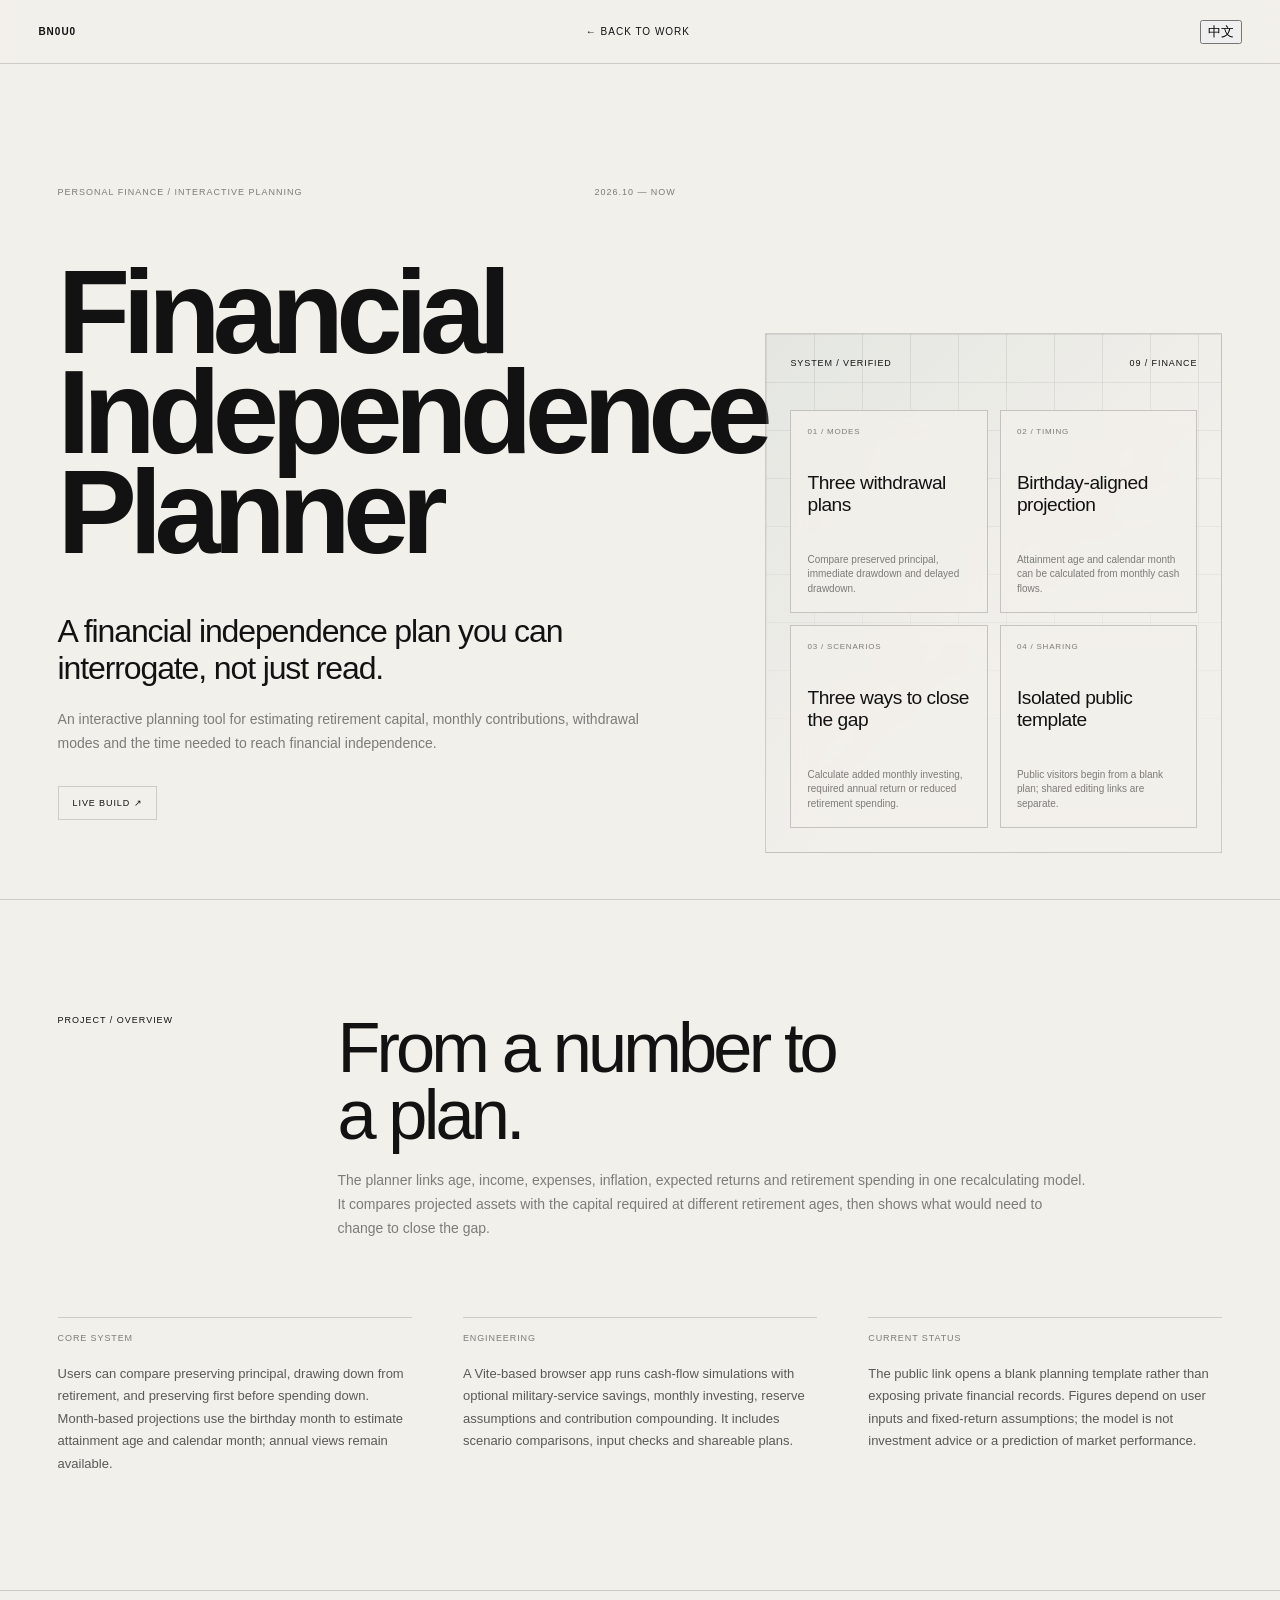
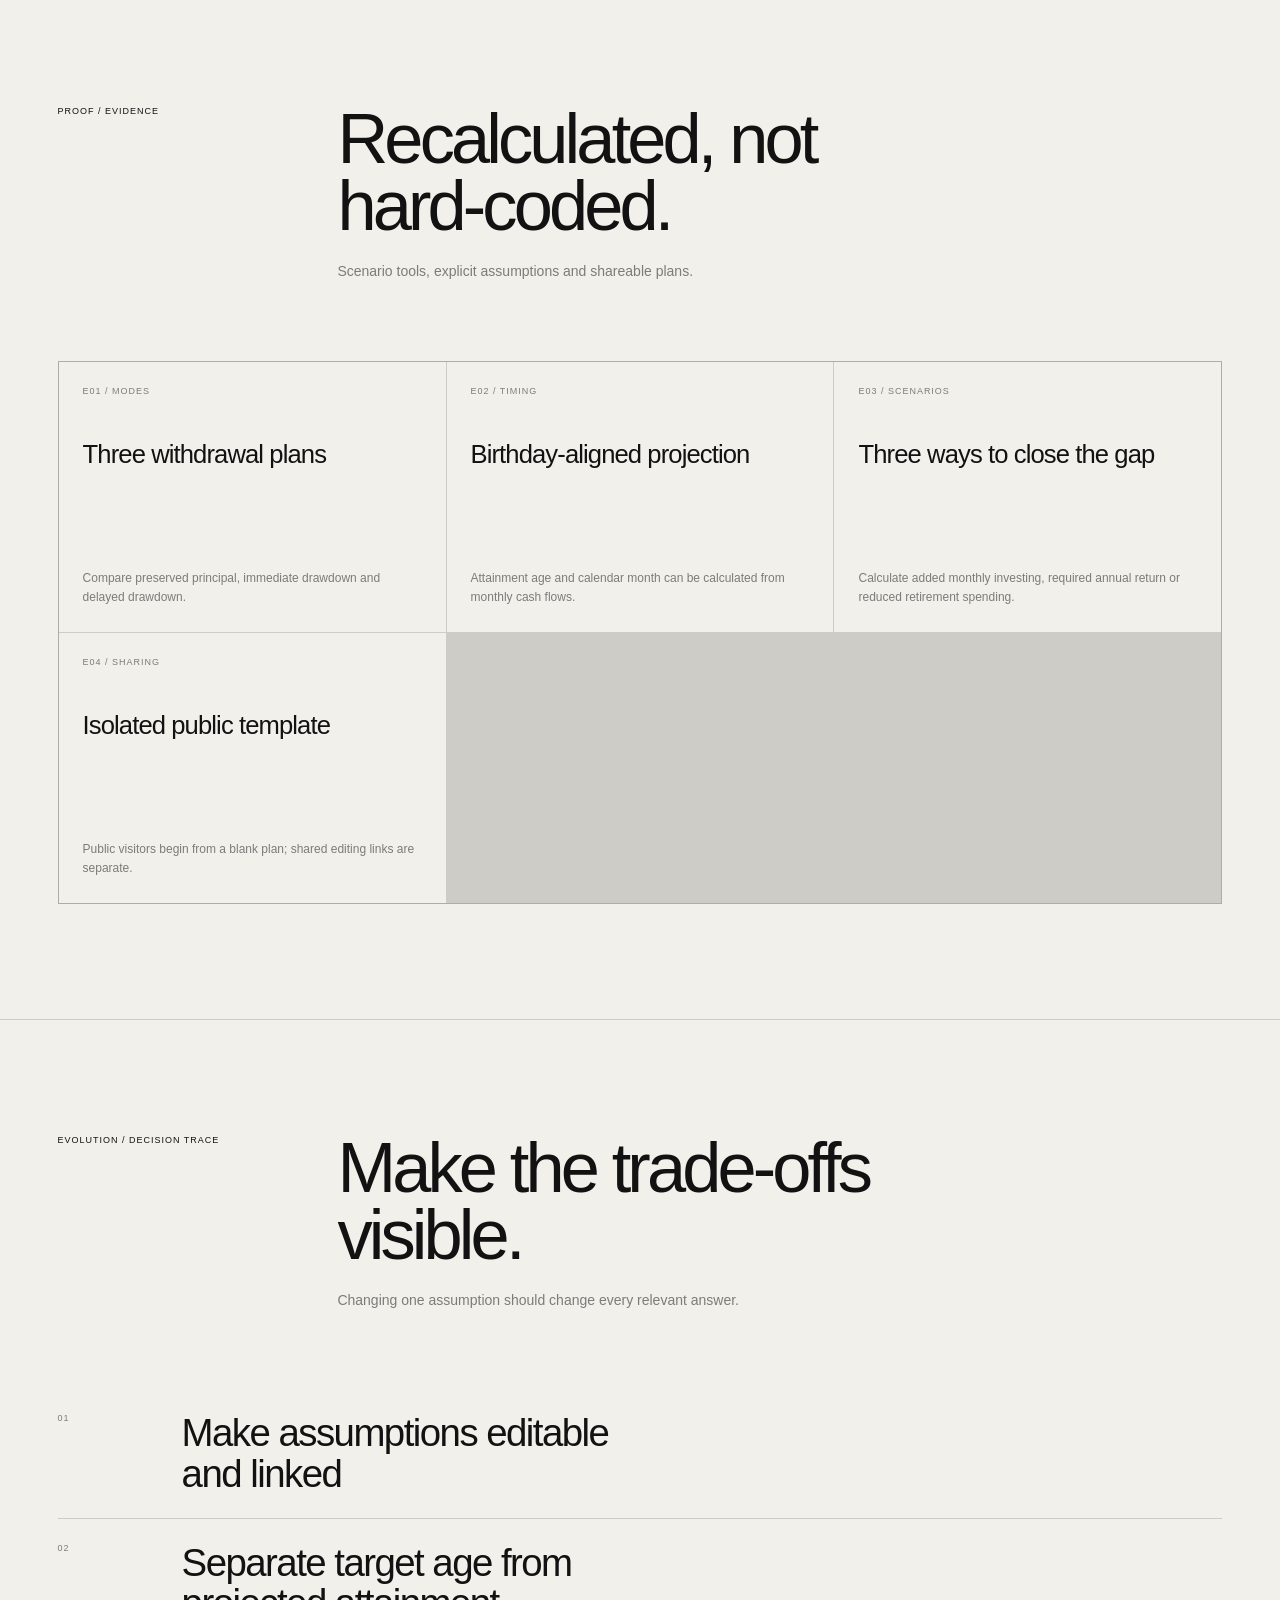
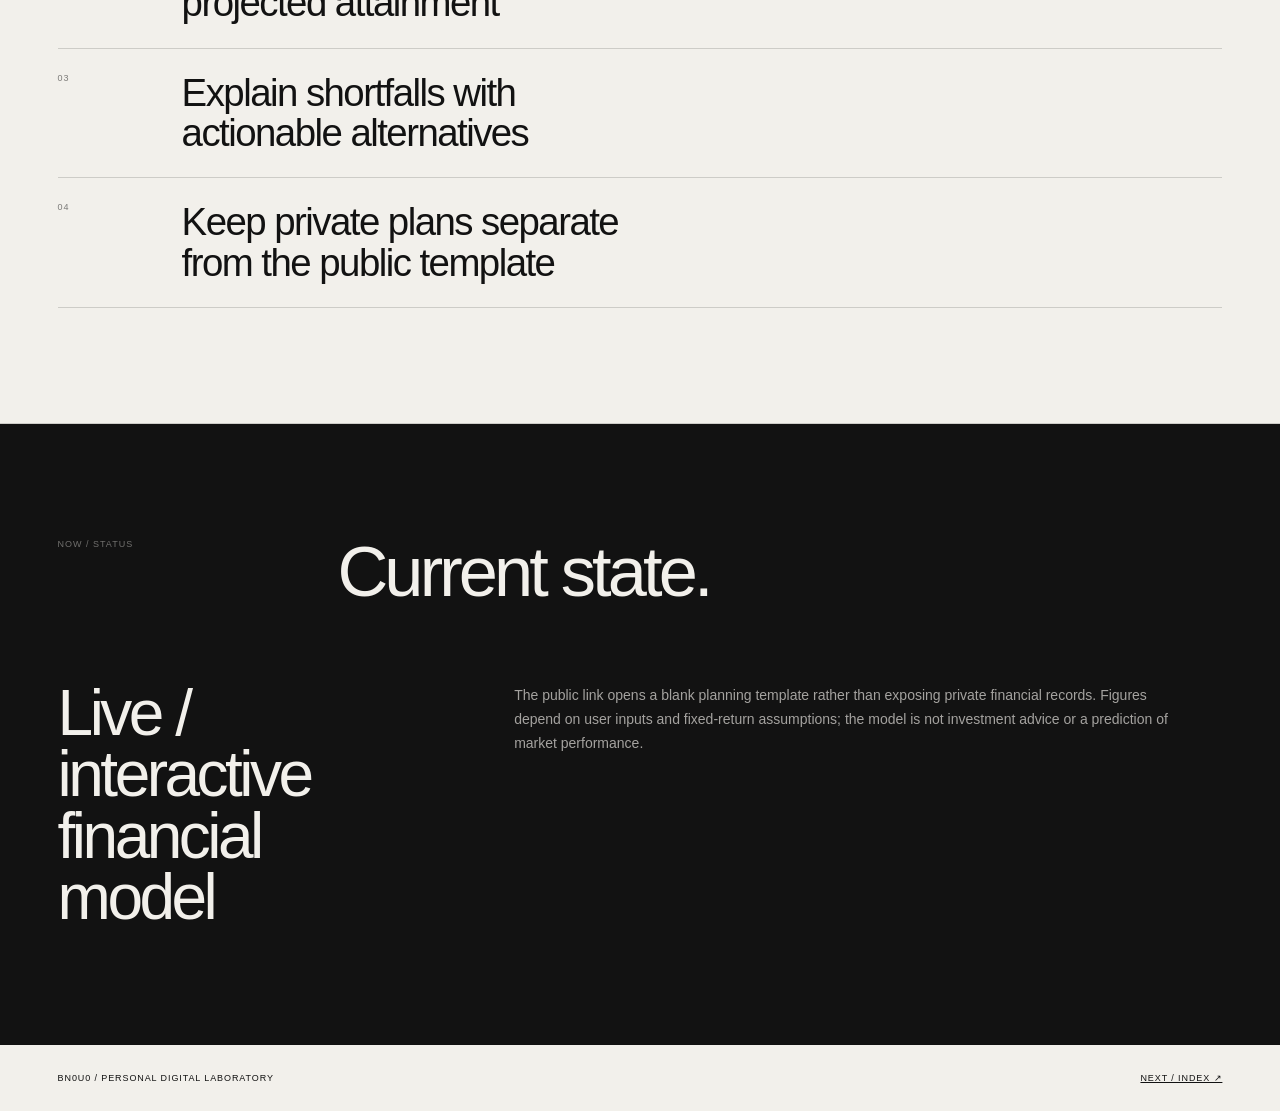
<file: work/finance-planning.html>
<!doctype html>
<html lang="en">
<head>
  <meta charset="UTF-8">
  <meta name="viewport" content="width=device-width,initial-scale=1">
  <meta name="theme-color" content="#f2f0eb">
  <title>Financial Independence Planner — BN0U0</title>
  <meta name="description" content="Interactive financial independence planning with monthly cash flows, withdrawal modes and retirement-capital scenarios.">
  <link rel="canonical" href="https://personal-website-eta-navy-67.vercel.app/work/finance-planning">
  <meta property="og:type" content="article">
  <meta property="og:title" content="Financial Independence Planner — BN0U0">
  <meta property="og:description" content="Interactive financial independence planning with monthly cash flows, withdrawal modes and retirement-capital scenarios.">
  <meta property="og:url" content="https://personal-website-eta-navy-67.vercel.app/work/finance-planning">
  <link rel="icon" href="/assets/favicon.svg" type="image/svg+xml">
  <link rel="stylesheet" href="/styles/project-page.css">
</head>
<body data-project-page="finance">
  <header class="case-header">
    <a class="case-header__brand" href="/">BN0U0</a>
    <a class="case-back" href="/#work">← Back to work</a>
    <button class="lang-toggle" type="button">中文</button>
  </header>
  <main class="case-main">
    <section class="case-hero">
      <div class="case-hero__copy">
        <div class="case-kicker"><span class="case-kicker__type">Personal finance / Interactive planning</span><span class="case-period">2026.10 — NOW</span></div>
        <h1 class="case-title">Financial Independence Planner</h1>
        <p class="case-headline">A financial independence plan you can interrogate, not just read.</p>
        <p class="case-description">Interactive financial independence planning with monthly cash flows, withdrawal modes and retirement-capital scenarios.</p>
        <div class="case-actions"><a href="https://money-planning-theta.vercel.app" target="_blank" rel="noopener noreferrer">LIVE BUILD ↗</a></div>
      </div>
      <div class="case-system">
        <div class="case-system__head"><span class="case-system__label">SYSTEM / VERIFIED</span><span>09 / FINANCE</span></div>
        <div class="case-system__nodes"></div>
      </div>
    </section>
    <section class="case-section">
      <div class="section-head"><span class="section-kicker" data-section-label="overview">PROJECT / OVERVIEW</span><div><h2>From a number to a plan.</h2><p class="overview-copy"></p></div></div>
      <div class="story-grid">
        <article><h3>Core system</h3><p class="core-copy"></p></article>
        <article><h3>Engineering</h3><p class="engineering-copy"></p></article>
        <article><h3>Current status</h3><p class="status-copy"></p></article>
      </div>
    </section>
    <section class="case-section">
      <div class="section-head"><span class="section-kicker" data-section-label="evidence">PROOF / EVIDENCE</span><div><h2>Recalculated, not hard-coded.</h2><p>Scenario tools, explicit assumptions and shareable plans.</p></div></div>
      <div class="evidence-grid"></div>
    </section>
    <section class="case-section">
      <div class="section-head"><span class="section-kicker" data-section-label="decision">EVOLUTION / DECISION TRACE</span><div><h2>Make the trade-offs visible.</h2><p>Changing one assumption should change every relevant answer.</p></div></div>
      <ol class="decision-list"></ol>
    </section>
    <section class="case-section case-status">
      <div class="section-head"><span class="section-kicker" data-section-label="status">NOW / STATUS</span><div><h2>Current state.</h2></div></div>
      <div class="status-grid"><strong class="status-title"></strong><p class="status-copy"></p></div>
    </section>
  </main>
  <footer class="case-footer"><span>BN0U0 / PERSONAL DIGITAL LABORATORY</span><a href="/#work">NEXT / INDEX ↗</a></footer>
  <script src="/data/projects.js"></script>
  <script src="/scripts/project-page.js"></script>
</body>
</html>
</file>
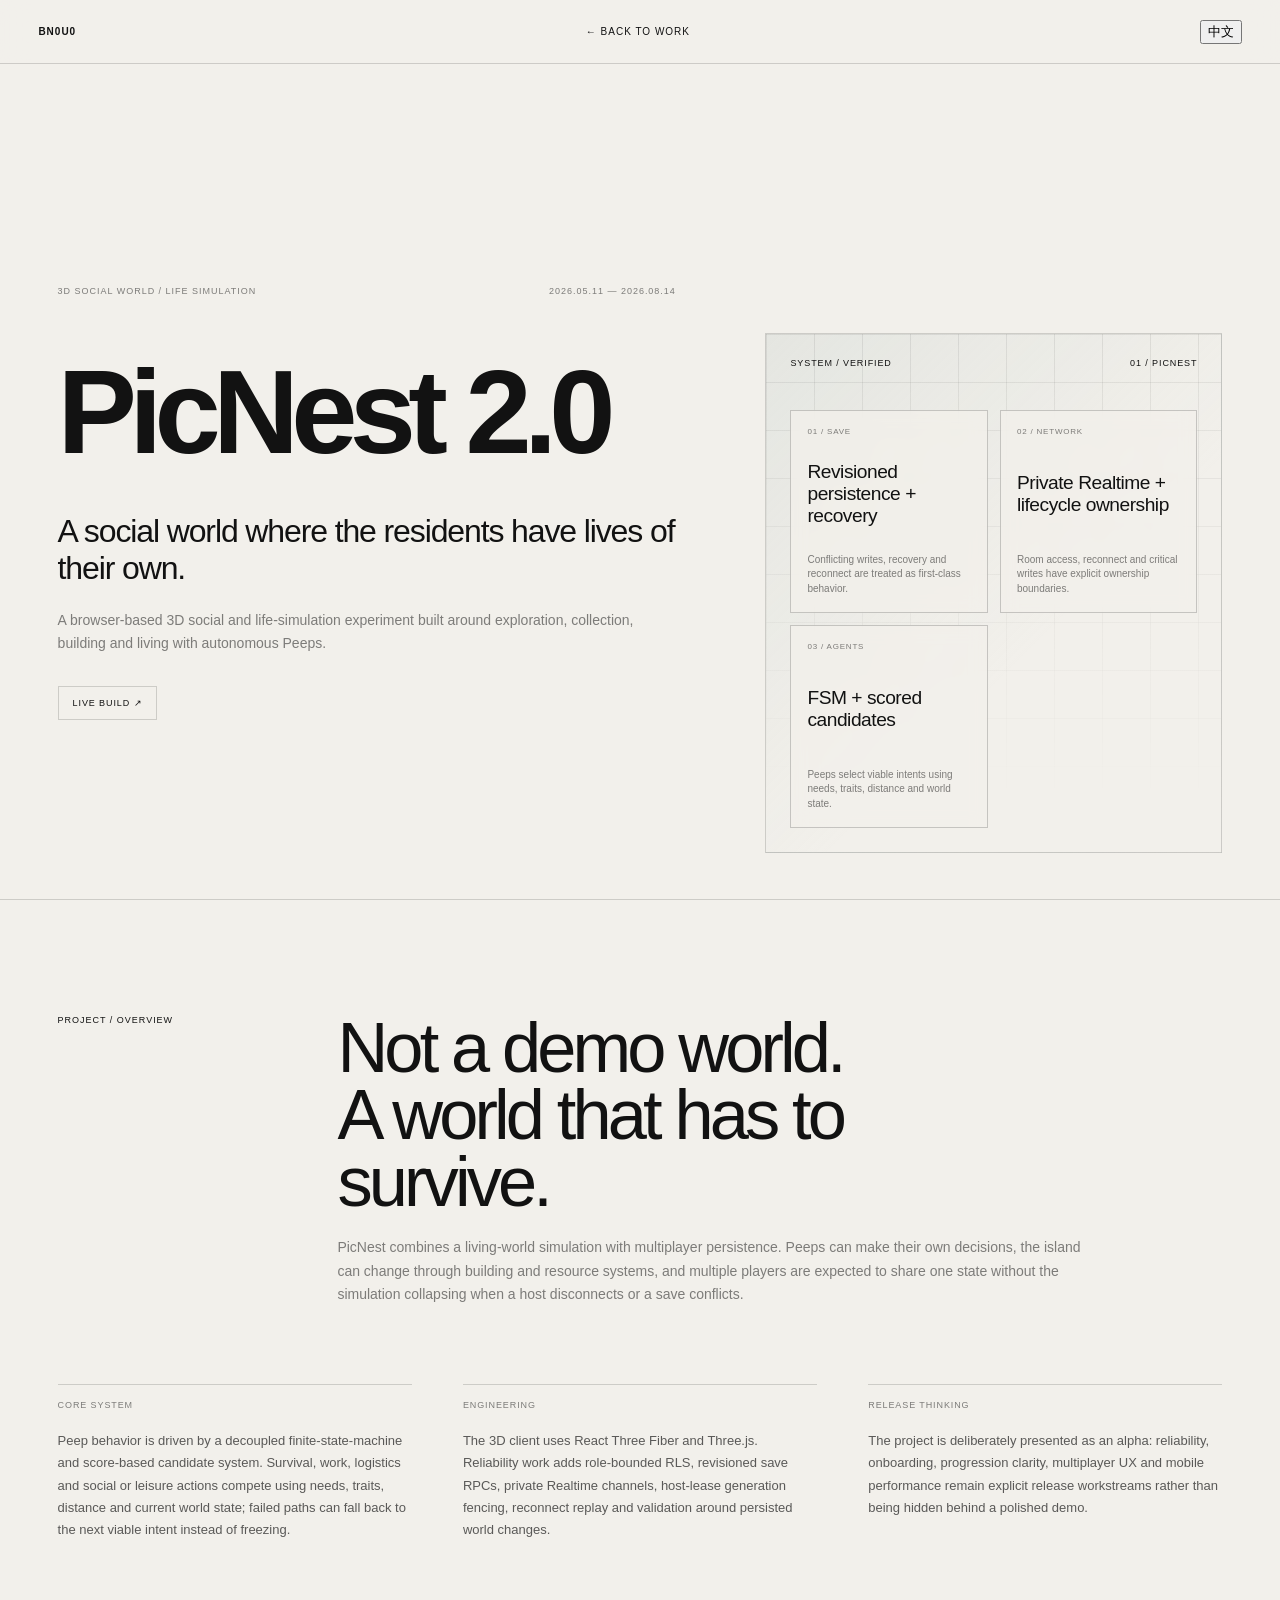
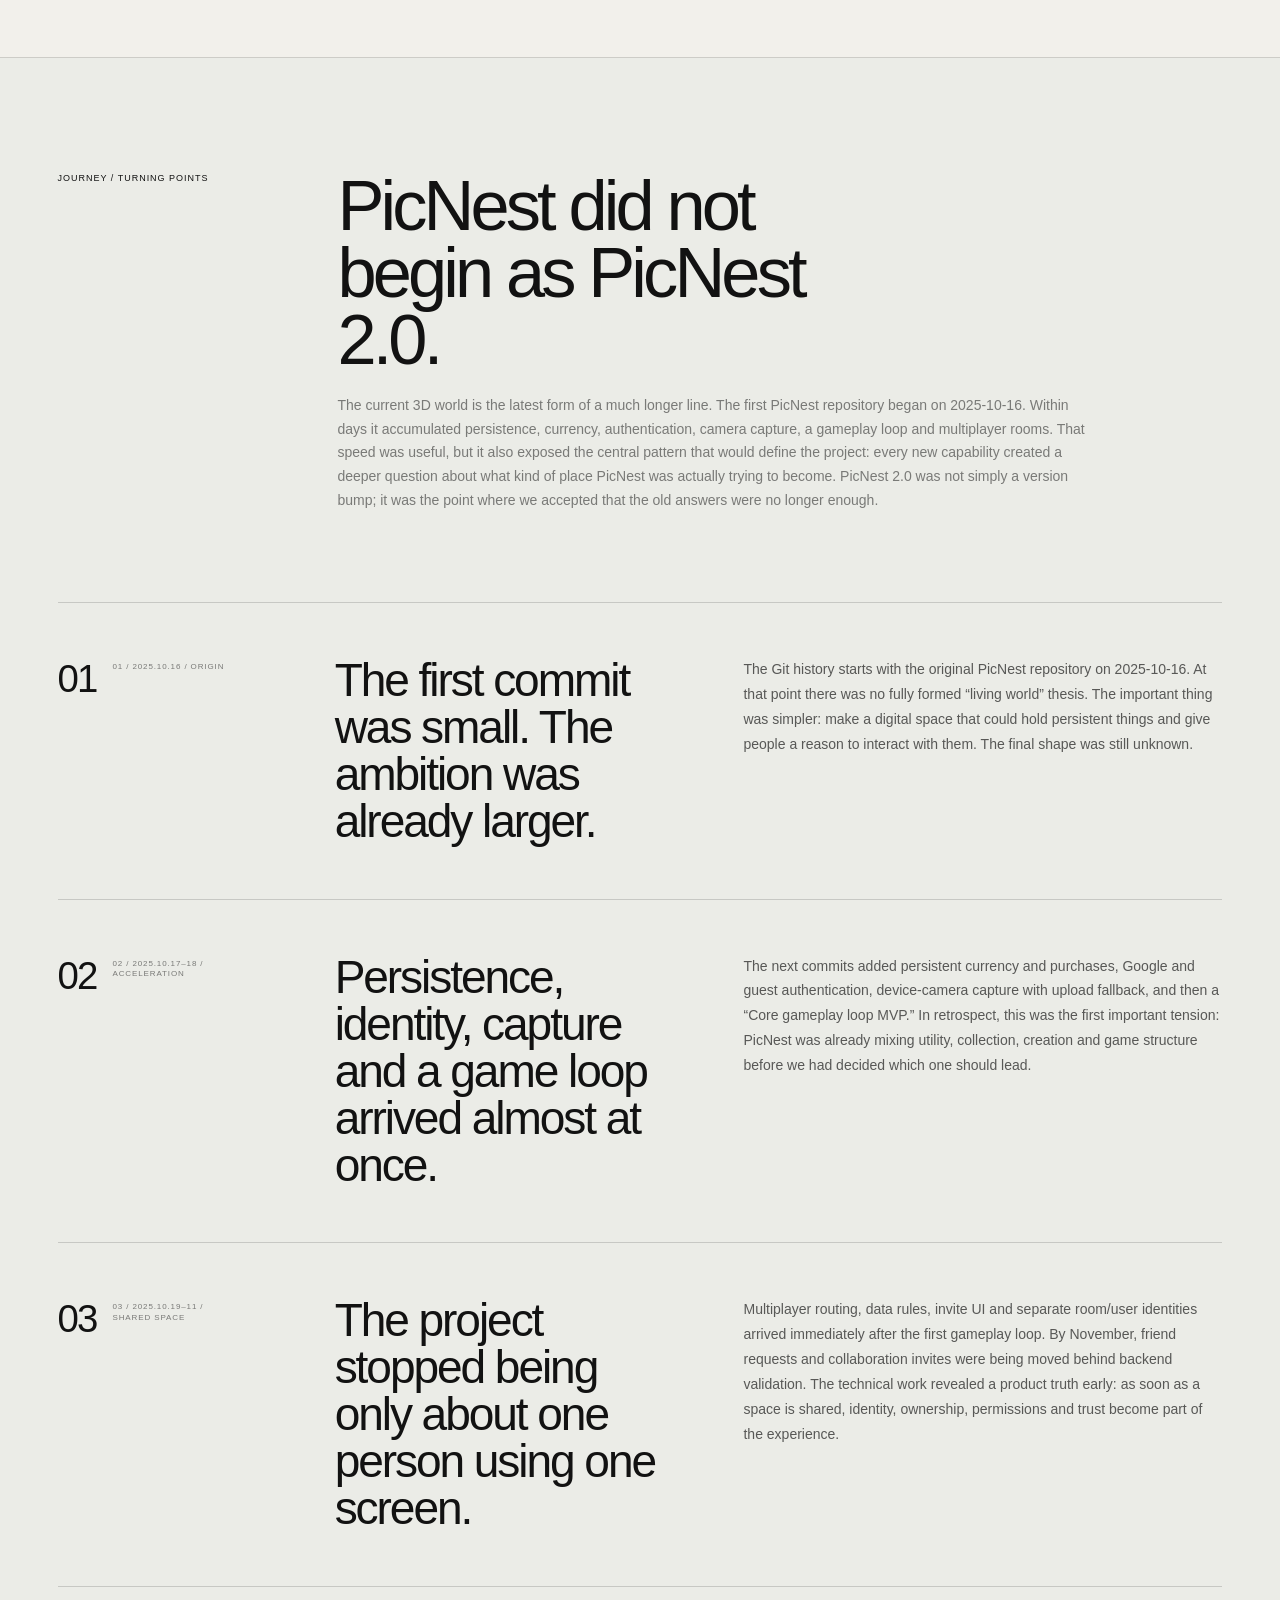
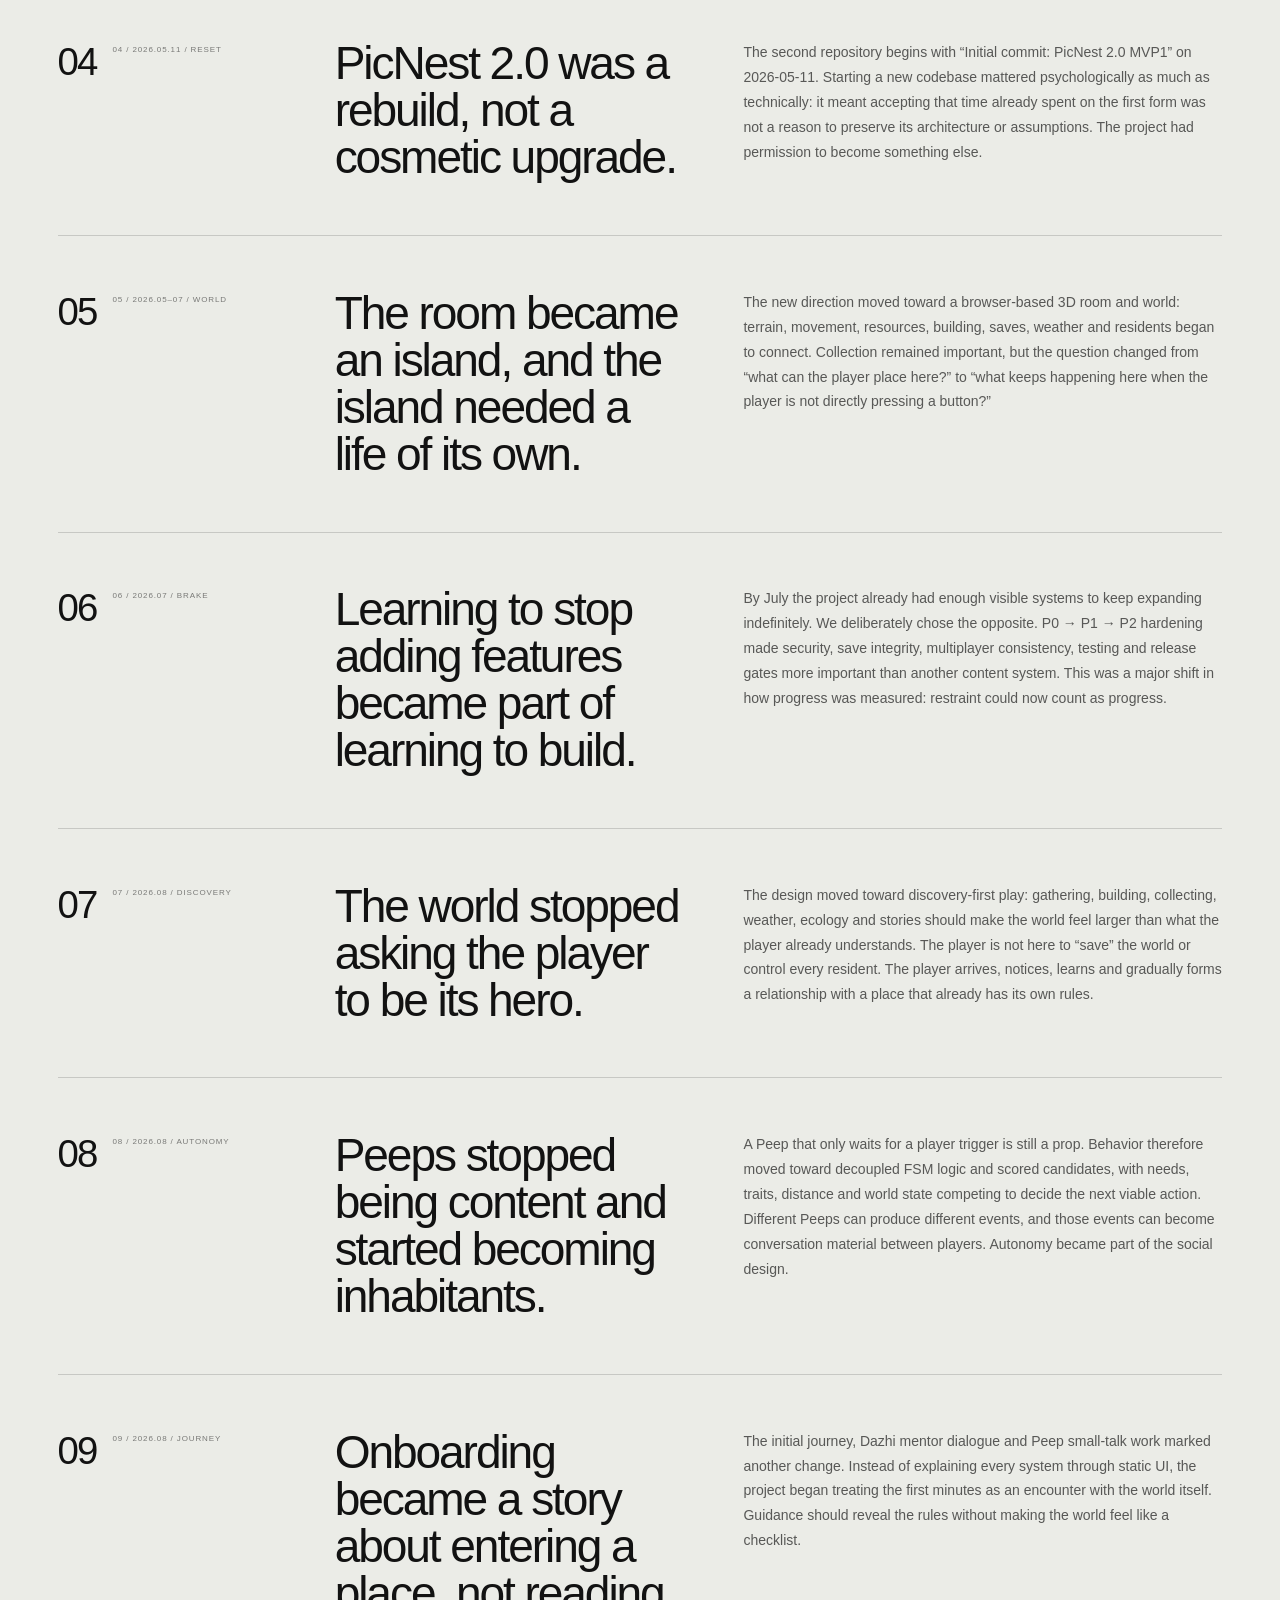
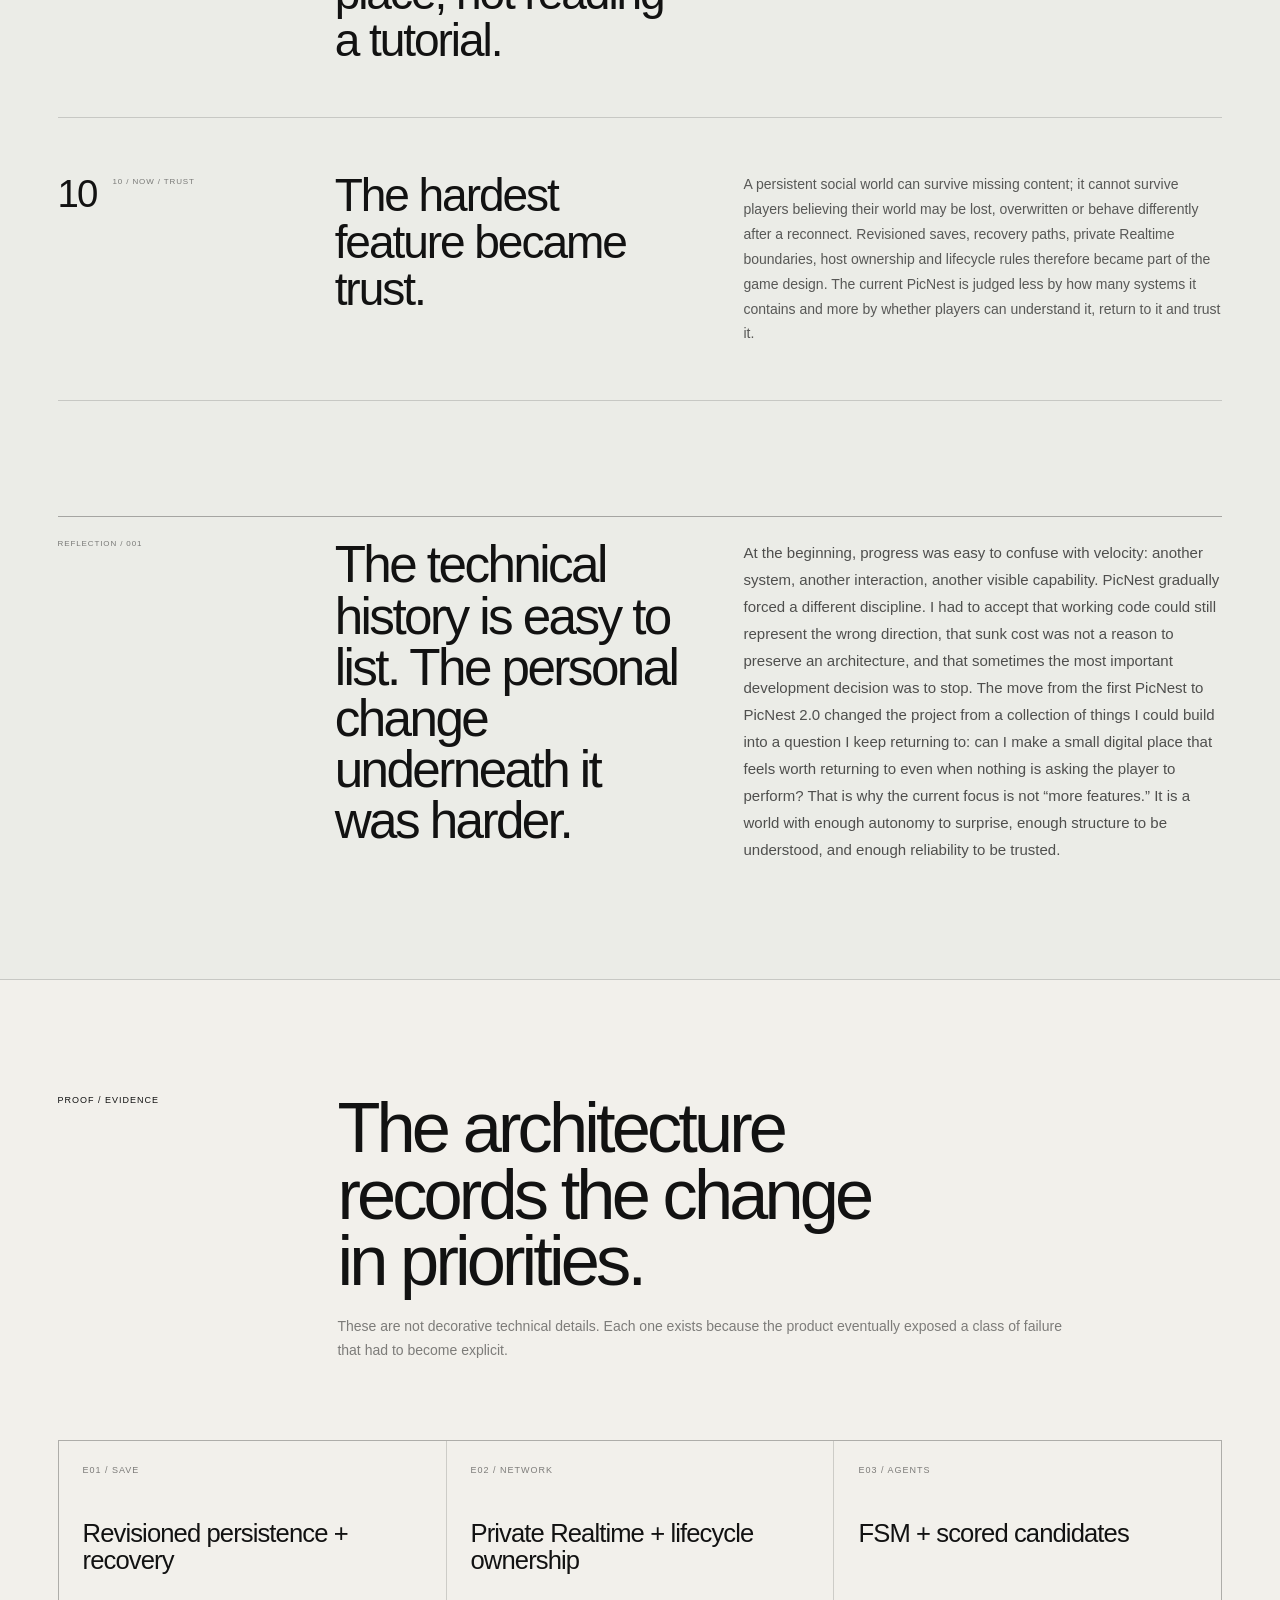
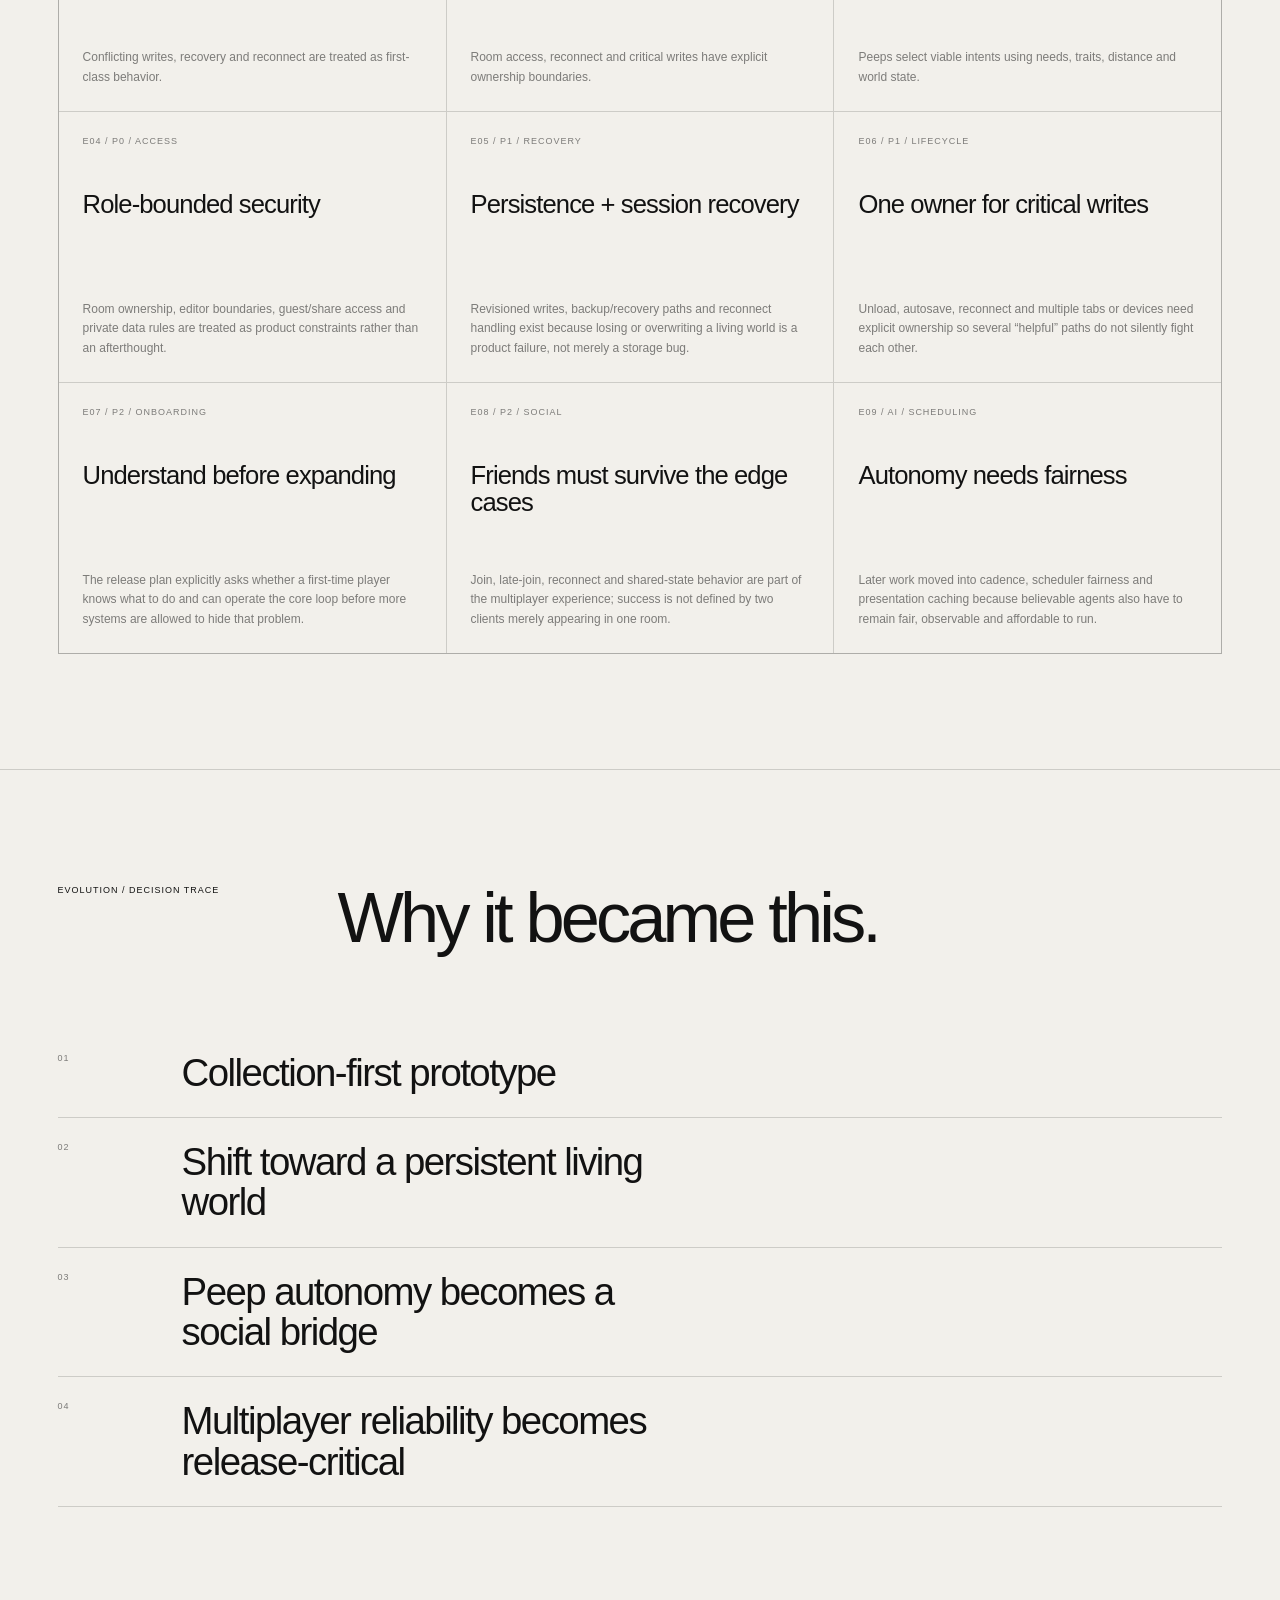
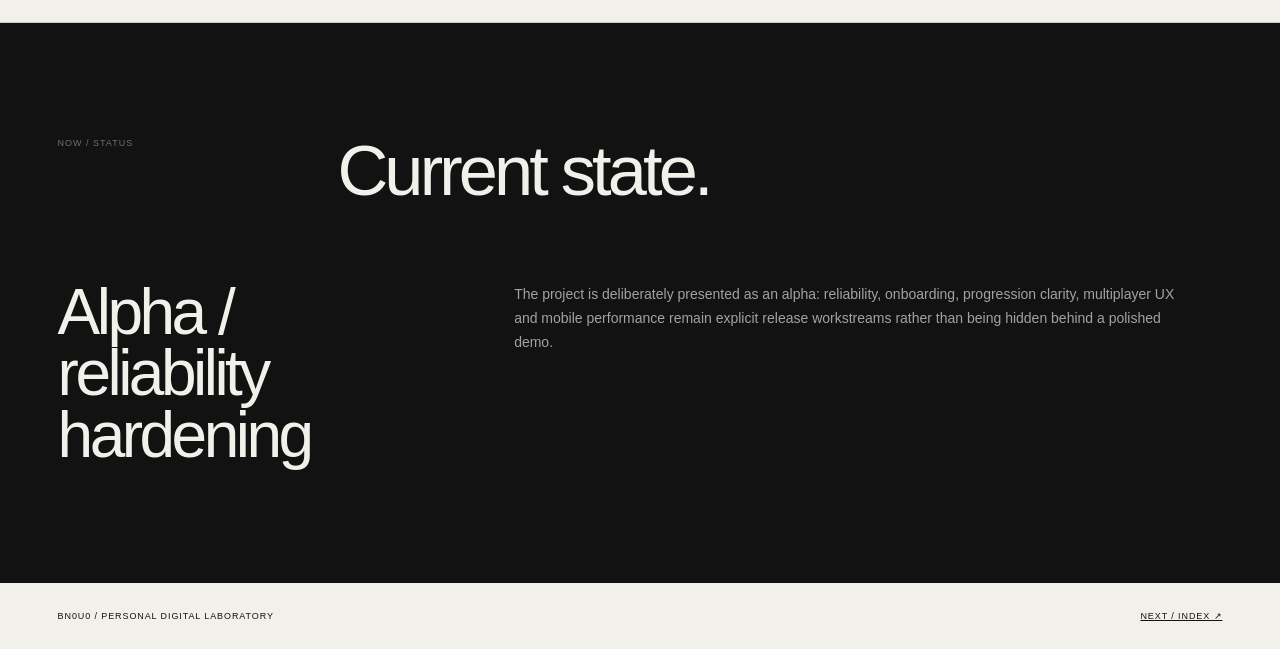
<file: work/picnest.html>
<!doctype html>
<html lang="en"><head><meta charset="UTF-8"/><meta name="viewport" content="width=device-width,initial-scale=1"/><meta name="theme-color" content="#f2f0eb"/><title>PicNest 2.0 — BN0U0</title><meta name="description" content="PicNest 2.0 — the evolution of a collection prototype into a persistent 3D social world with autonomous Peeps, multiplayer reliability and explicit release gates."/><link rel="canonical" href="https://personal-website-eta-navy-67.vercel.app/work/picnest"/><link rel="icon" type="image/svg+xml" href="/assets/favicon.svg"/><link rel="stylesheet" href="/styles/project-page.css"/><link rel="stylesheet" href="/styles/picnest-case.css"/></head><body data-project-page="picnest"><header class="case-header"><a class="case-header__brand" href="/">BN0U0</a><a class="case-back" href="/#work">← Back to work</a><button class="lang-toggle" type="button">中文</button></header><main class="case-main"><section class="case-hero"><div class="case-hero__copy"><div class="case-kicker"><span class="case-kicker__type">3D social world / Life simulation</span><span class="case-period">2026.05.11 — 2026.08.14</span></div><h1 class="case-title">PicNest 2.0</h1><p class="case-headline">A social world where the residents have lives of their own.</p><p class="case-description">A browser-based 3D social and life-simulation experiment built around exploration, collection, building and living with autonomous Peeps.</p><div class="case-actions"><a href="https://picnest-2-0.vercel.app" target="_blank" rel="noopener noreferrer">LIVE BUILD ↗</a></div></div><div class="case-system"><div class="case-system__head"><span class="case-system__label">SYSTEM / VERIFIED</span><span>01 / PICNEST</span></div><div class="case-system__nodes"></div></div></section><section class="case-section"><div class="section-head"><span class="section-kicker" data-section-label="overview">PROJECT / OVERVIEW</span><div><h2>Not a demo world. A world that has to survive.</h2><p class="overview-copy"></p></div></div><div class="story-grid"><article><h3>Core system</h3><p class="core-copy"></p></article><article><h3>Engineering</h3><p class="engineering-copy"></p></article><article><h3>Release thinking</h3><p class="status-copy"></p></article></div></section><section class="case-section case-journey"><div class="section-head case-journey__head"><span class="section-kicker journey-label">JOURNEY / TURNING POINTS</span><div><h2 class="journey-title"></h2><p class="journey-intro"></p></div></div><div class="journey-list"></div><div class="journey-reflection"><span>REFLECTION / 001</span><div><h3 class="journey-reflection__title"></h3><p class="journey-reflection__copy"></p></div></div></section><section class="case-section"><div class="section-head"><span class="section-kicker" data-section-label="evidence">PROOF / EVIDENCE</span><div><h2 class="evidence-title"></h2><p class="evidence-intro"></p></div></div><div class="evidence-grid"></div></section><section class="case-section"><div class="section-head"><span class="section-kicker" data-section-label="decision">EVOLUTION / DECISION TRACE</span><div><h2>Why it became this.</h2></div></div><ol class="decision-list"></ol></section><section class="case-section case-status"><div class="section-head"><span class="section-kicker" data-section-label="status">NOW / STATUS</span><div><h2>Current state.</h2></div></div><div class="status-grid"><strong class="status-title"></strong><p class="status-copy"></p></div></section></main><footer class="case-footer"><span>BN0U0 / PERSONAL DIGITAL LABORATORY</span><a href="/#work">NEXT / INDEX ↗</a></footer><script src="/data/projects.js"></script><script src="/data/picnest-case.js"></script><script src="/scripts/project-page.js"></script></body></html>
</file>
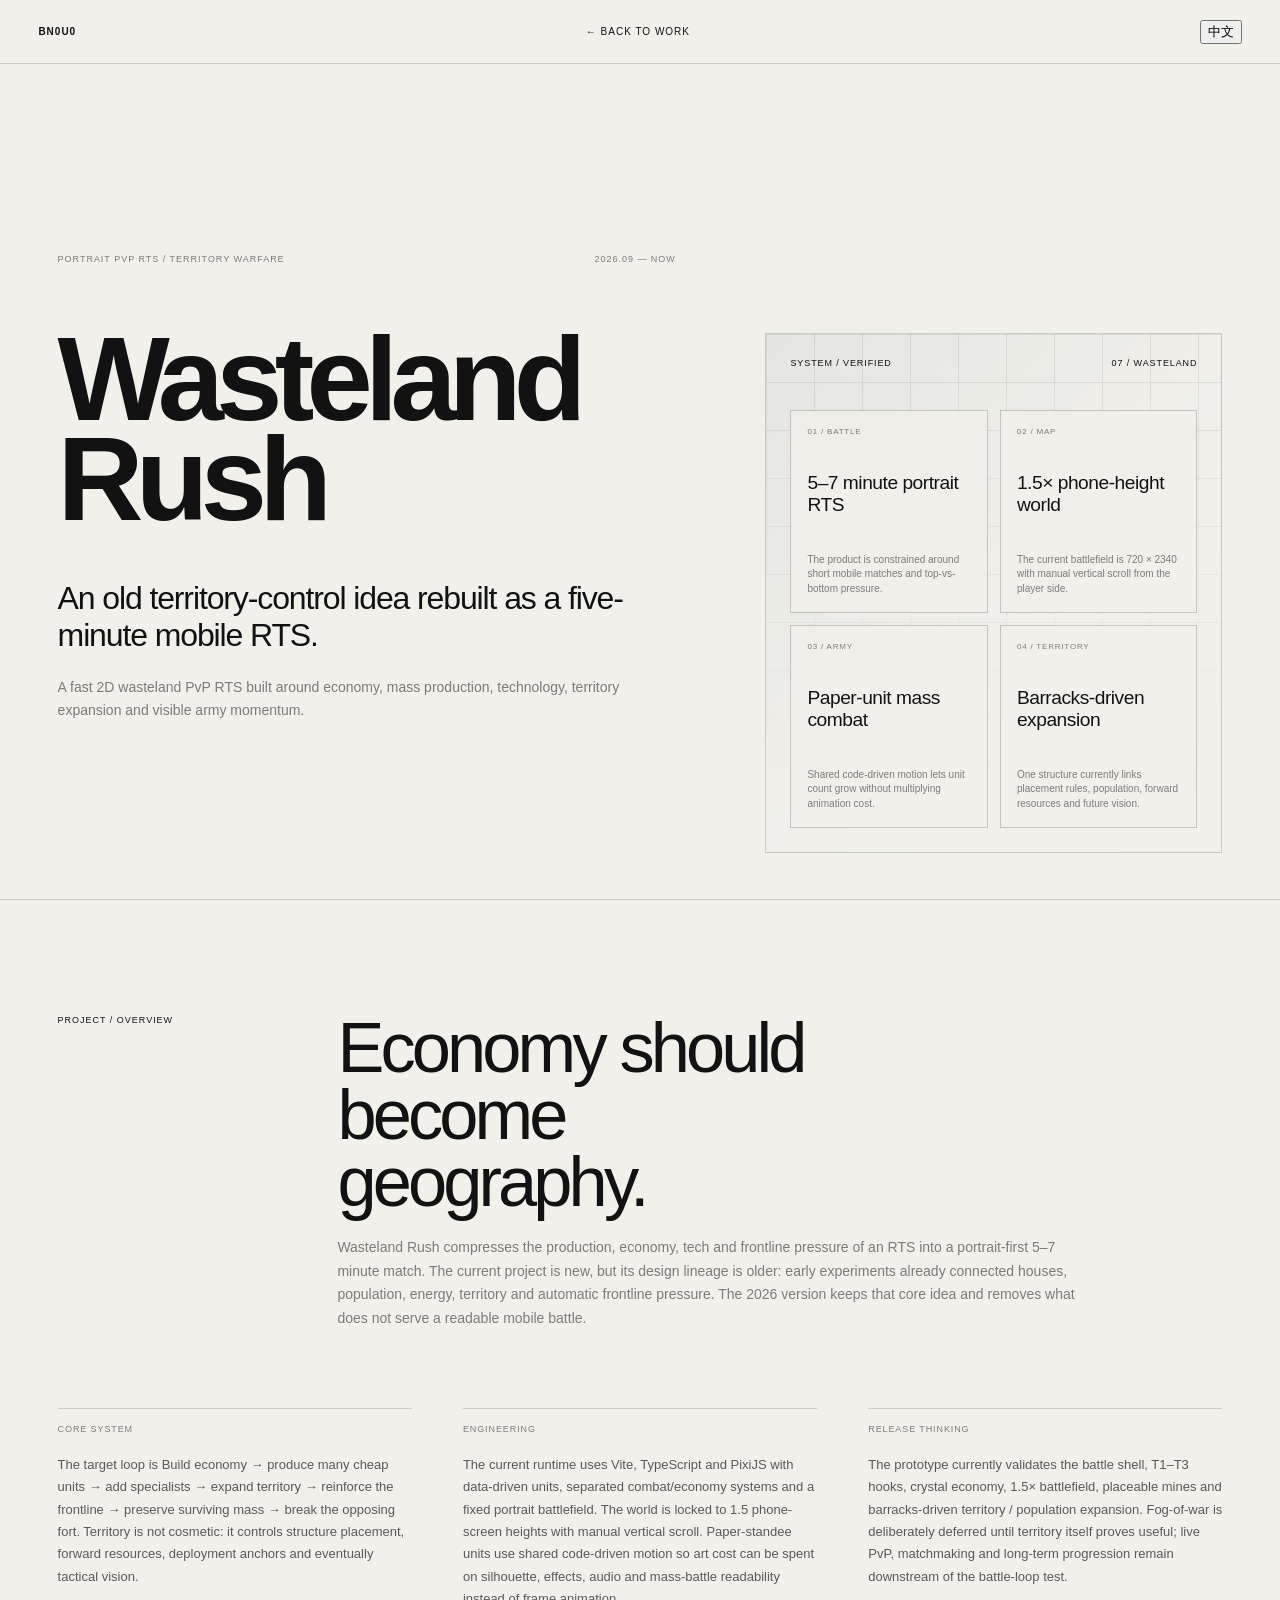
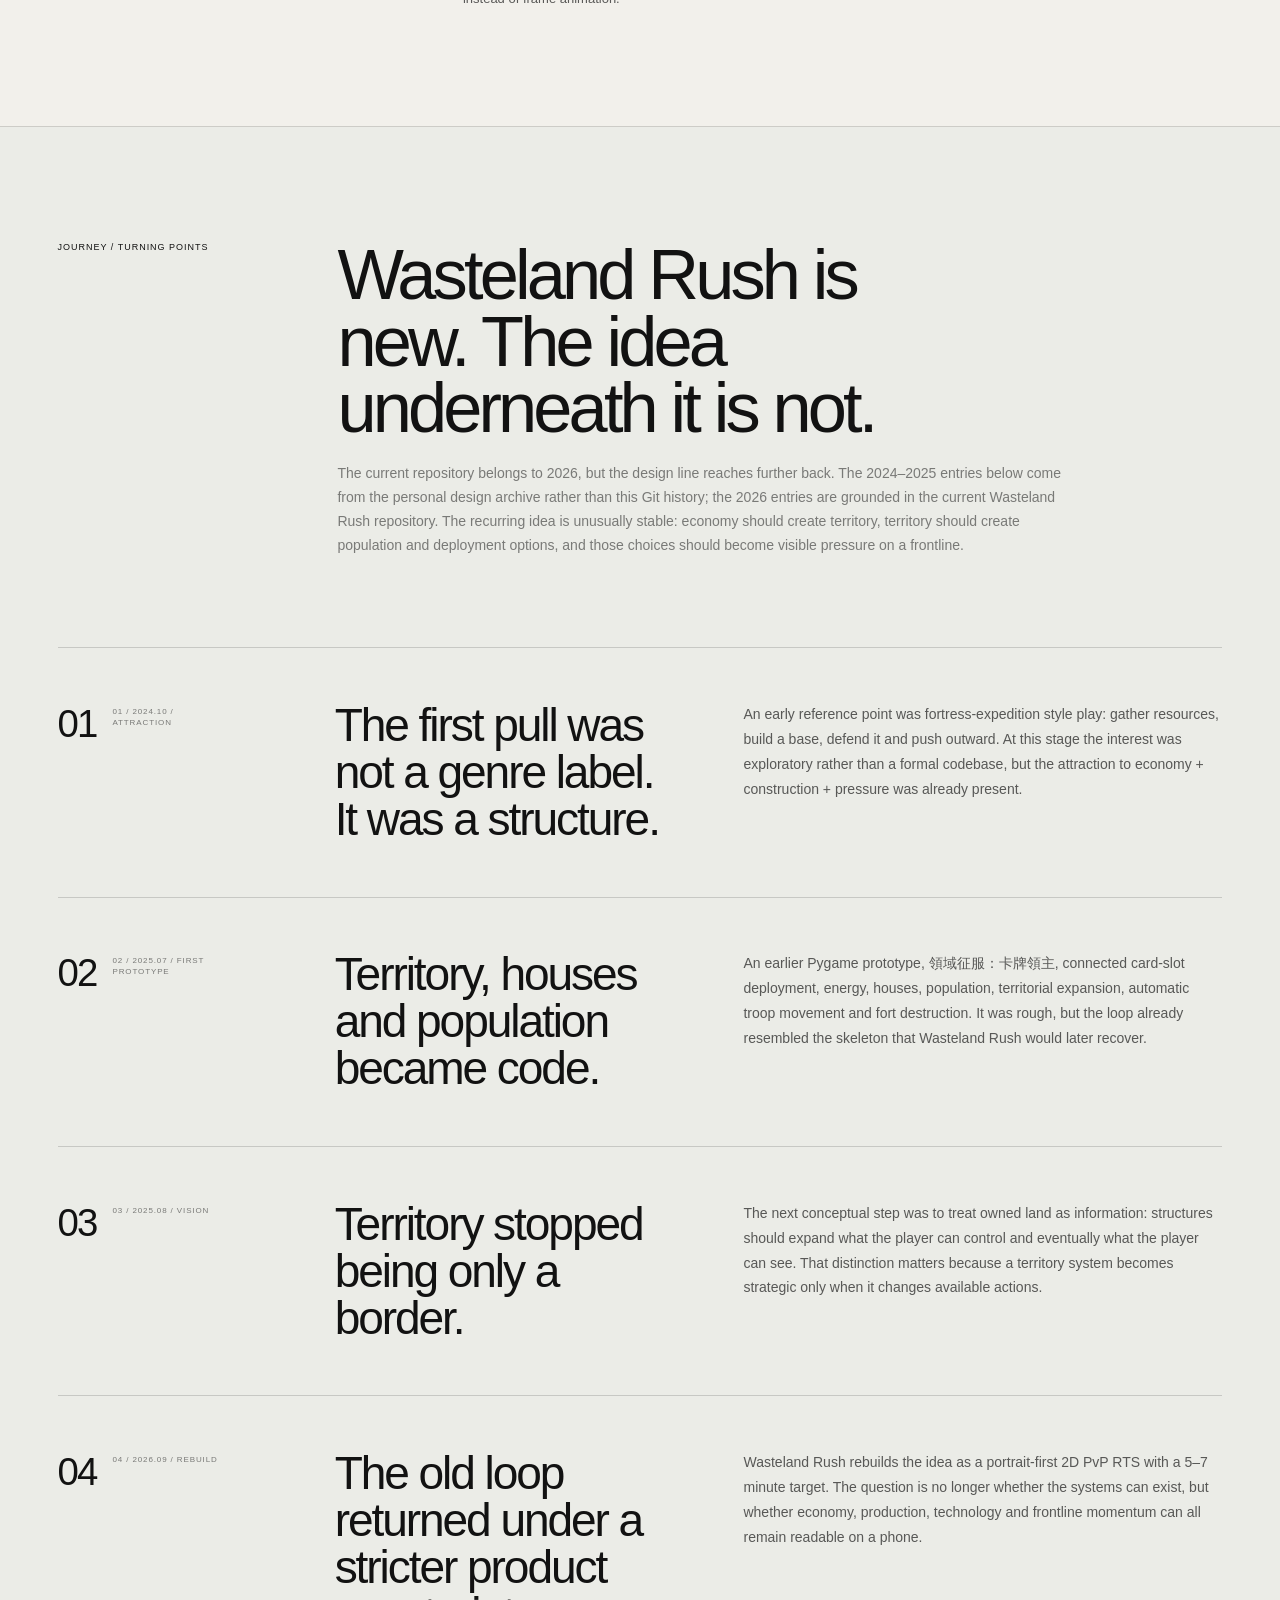
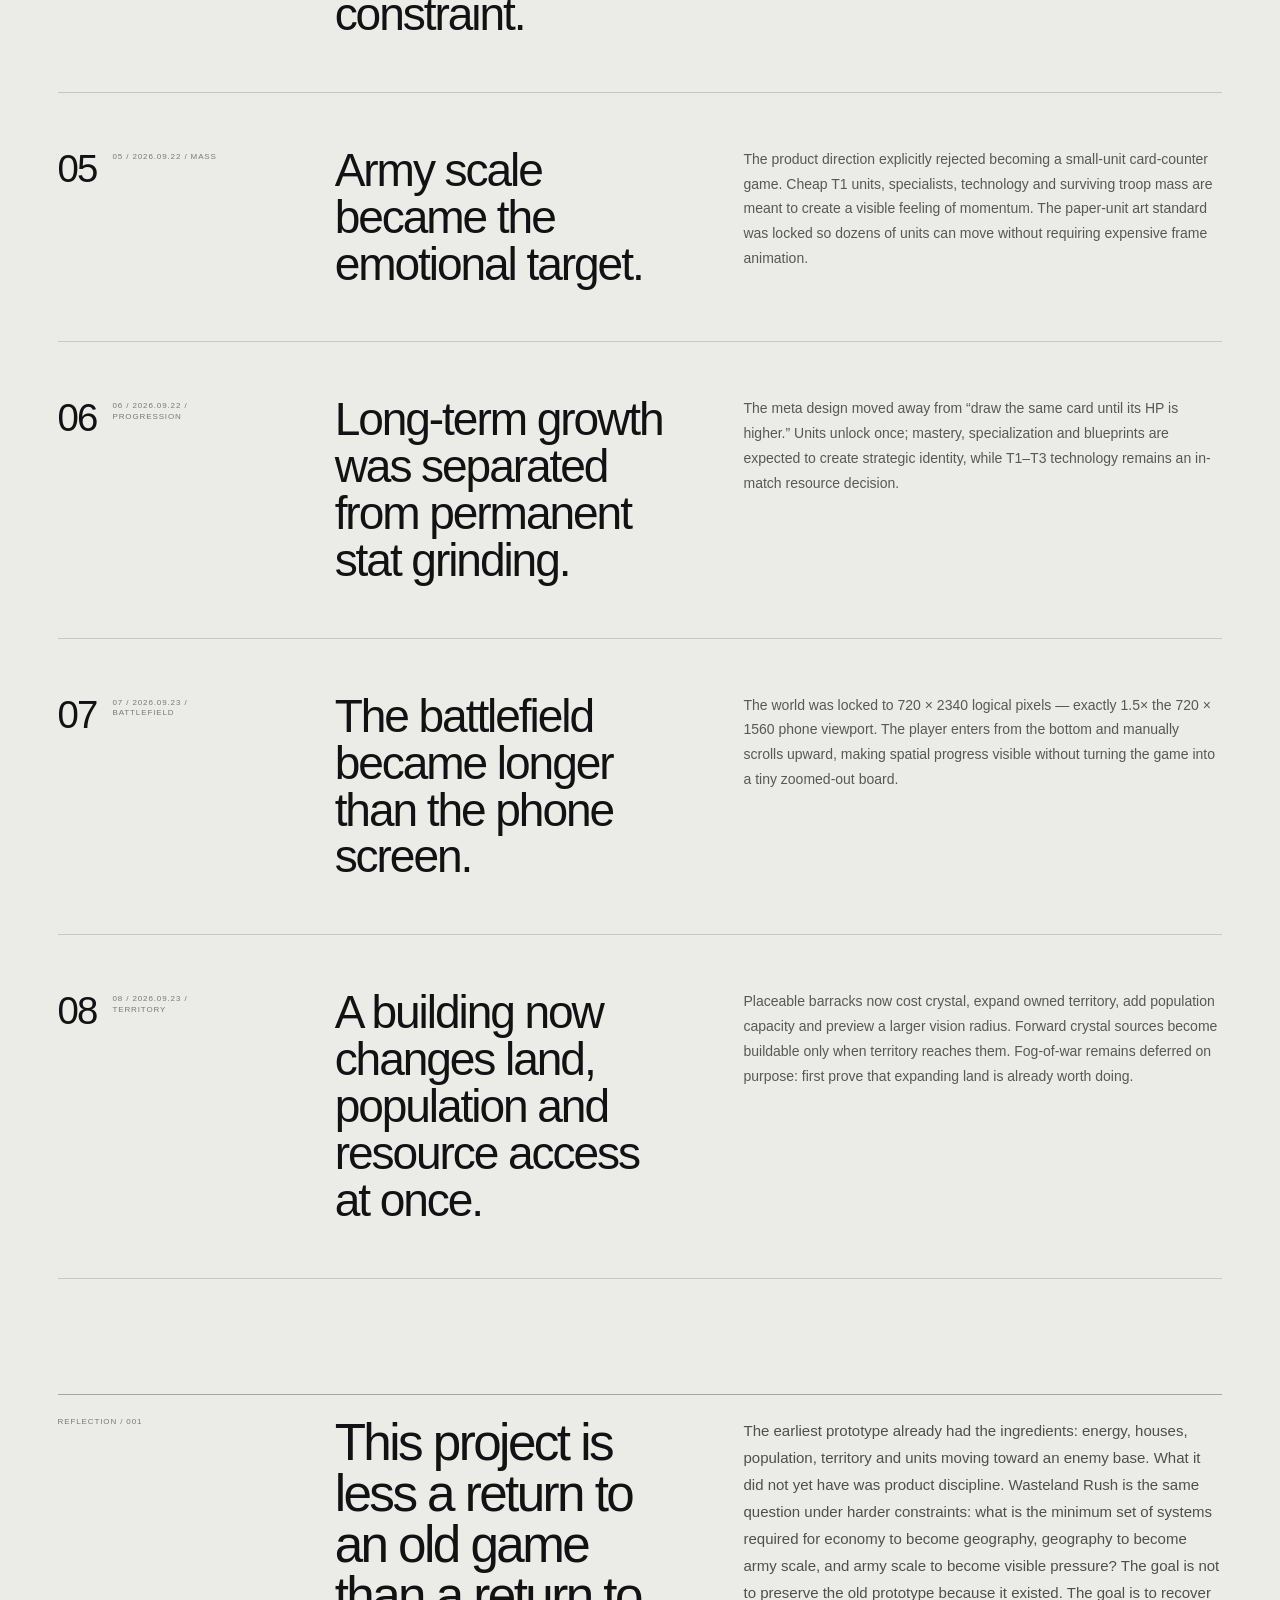
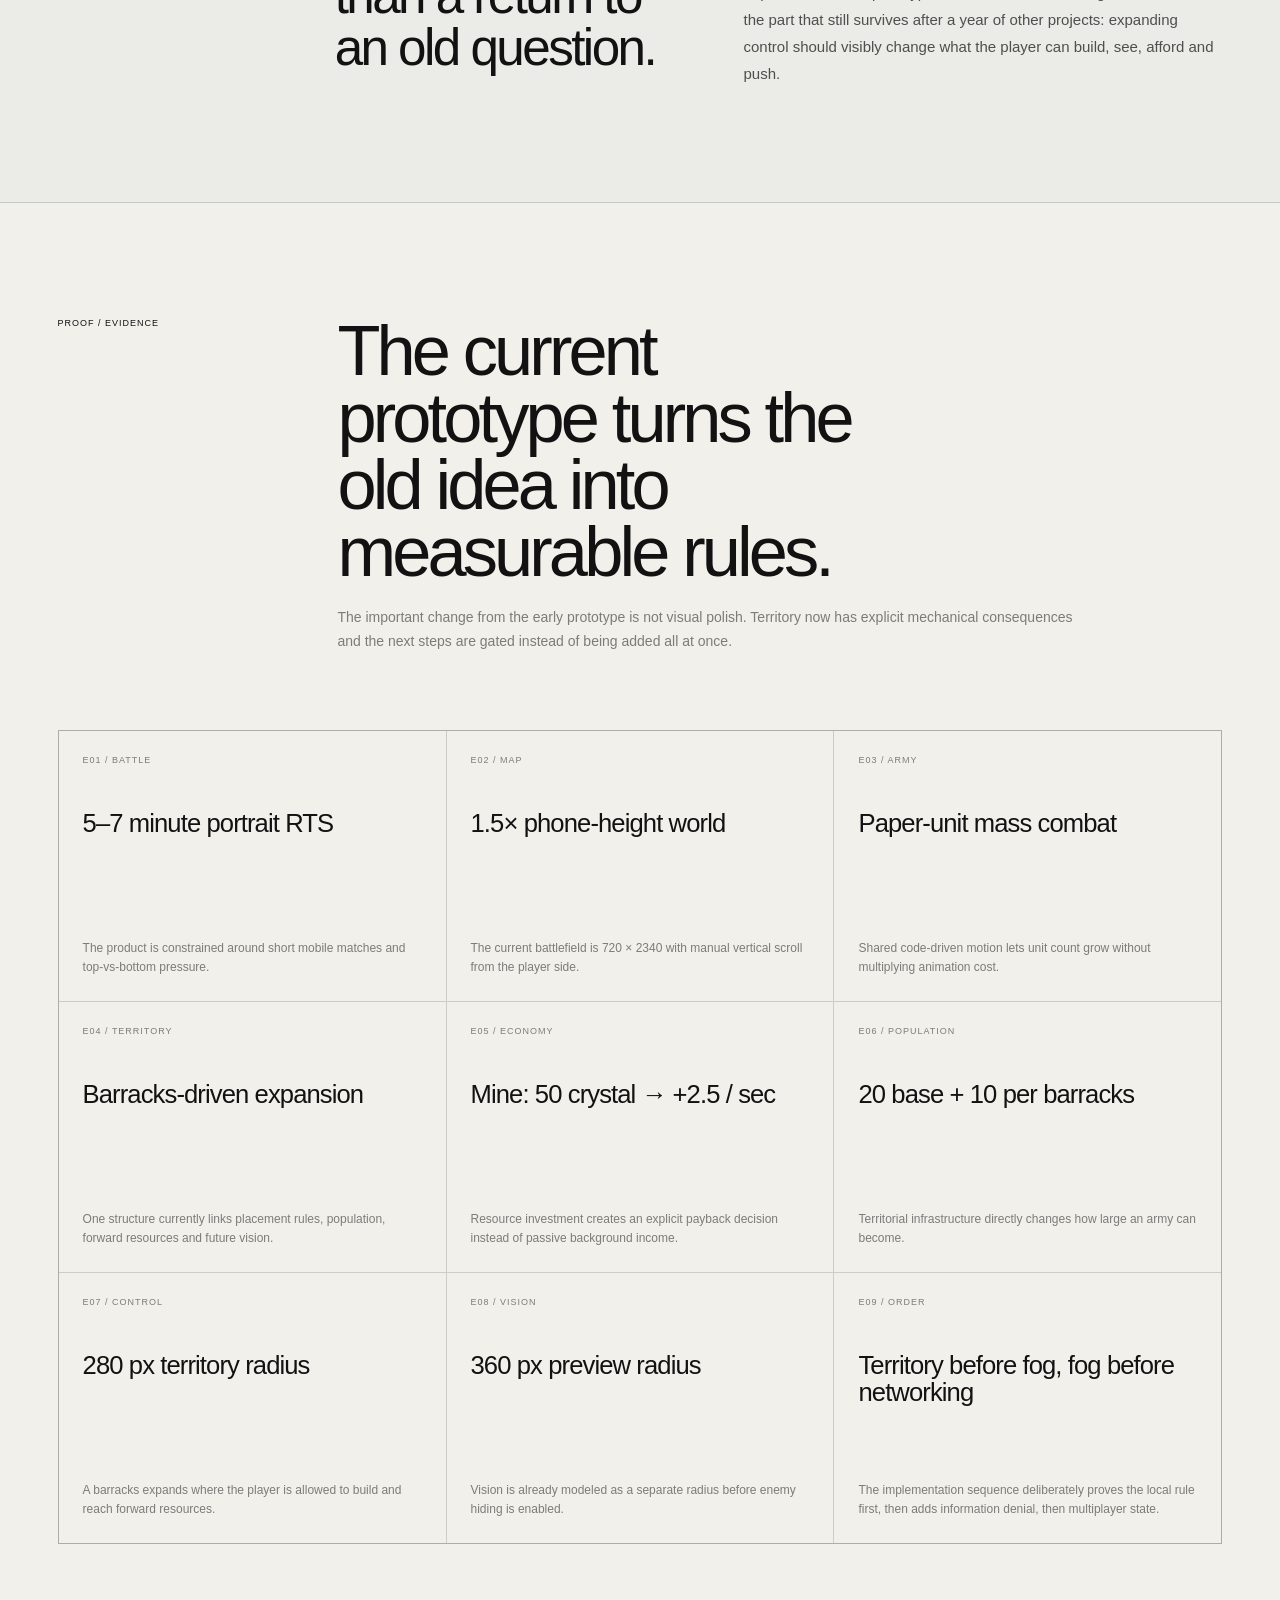
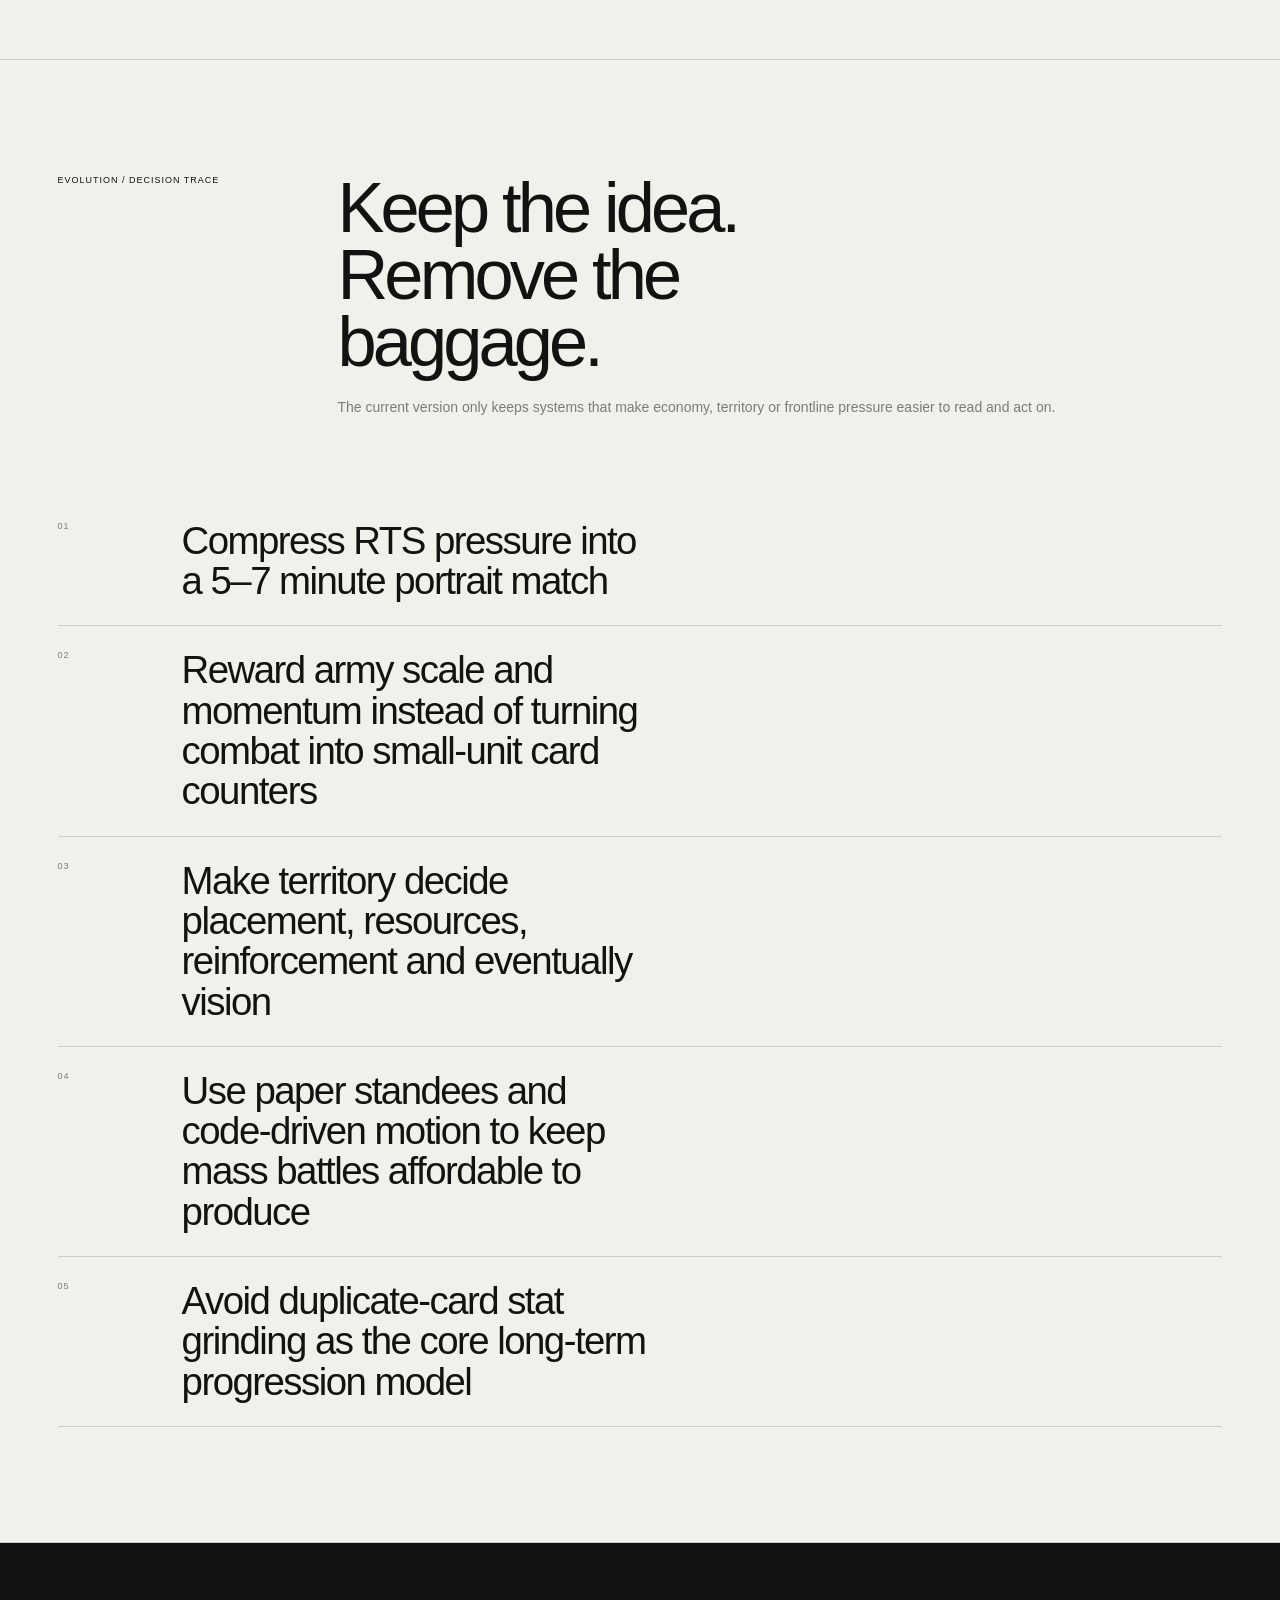
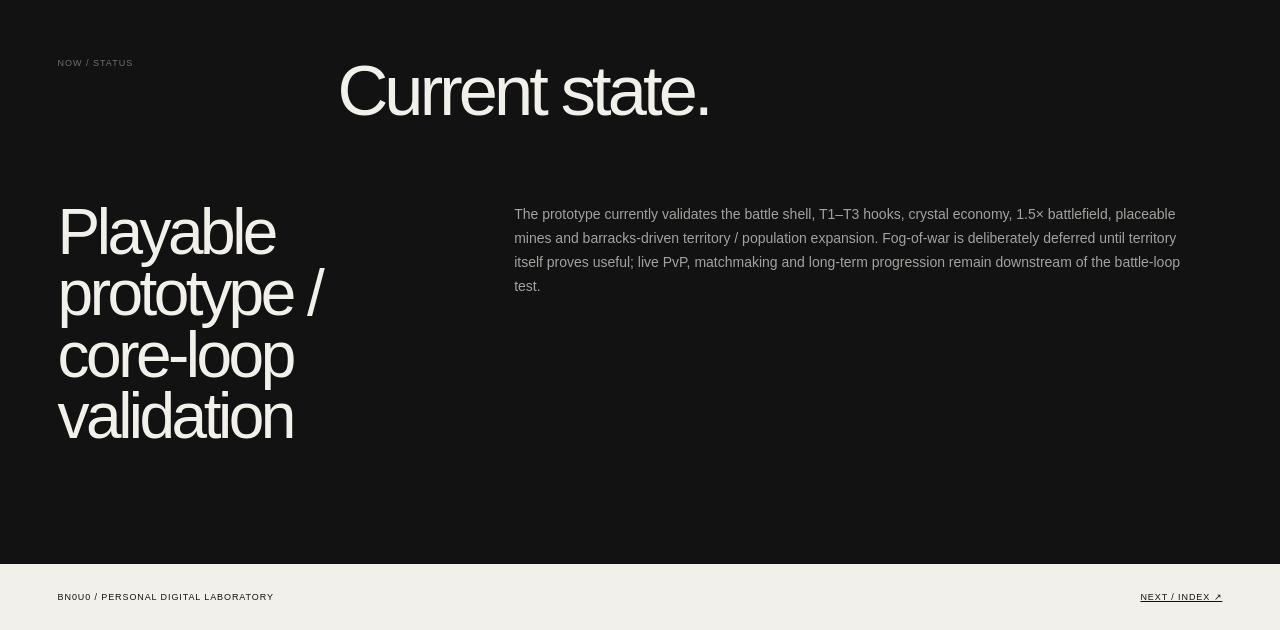
<file: work/wasteland-rush.html>
<!doctype html>
<html lang="en"><head><meta charset="UTF-8"/><meta name="viewport" content="width=device-width,initial-scale=1"/><meta name="theme-color" content="#f2f0eb"/><title>Wasteland Rush — BN0U0</title><meta name="description" content="Wasteland Rush — a portrait-first wasteland PvP RTS about economy, mass production, technology, territory and visible frontline momentum, with a design lineage reaching back to earlier territory-control prototypes."/><link rel="canonical" href="https://personal-website-eta-navy-67.vercel.app/work/wasteland-rush"/><meta property="og:type" content="article"/><meta property="og:title" content="Wasteland Rush — BN0U0"/><meta property="og:description" content="An old territory-control idea rebuilt as a five-minute mobile RTS."/><meta property="og:url" content="https://personal-website-eta-navy-67.vercel.app/work/wasteland-rush"/><link rel="icon" type="image/svg+xml" href="/assets/favicon.svg"/><link rel="stylesheet" href="/styles/project-page.css"/><link rel="stylesheet" href="/styles/picnest-case.css"/></head><body data-project-page="wasteland"><header class="case-header"><a class="case-header__brand" href="/">BN0U0</a><a class="case-back" href="/#work">← Back to work</a><button class="lang-toggle" type="button">中文</button></header><main class="case-main"><section class="case-hero"><div class="case-hero__copy"><div class="case-kicker"><span class="case-kicker__type">Portrait PvP RTS / Territory warfare</span><span class="case-period">2026.09 — NOW</span></div><h1 class="case-title">Wasteland Rush</h1><p class="case-headline">An old territory-control idea rebuilt as a five-minute mobile RTS.</p><p class="case-description">A fast 2D wasteland PvP RTS built around economy, mass production, technology, territory expansion and visible army momentum.</p><div class="case-actions"></div></div><div class="case-system"><div class="case-system__head"><span class="case-system__label">SYSTEM / VERIFIED</span><span>07 / WASTELAND</span></div><div class="case-system__nodes"></div></div></section><section class="case-section"><div class="section-head"><span class="section-kicker" data-section-label="overview">PROJECT / OVERVIEW</span><div><h2>Economy should become geography.</h2><p class="overview-copy"></p></div></div><div class="story-grid"><article><h3>Core system</h3><p class="core-copy"></p></article><article><h3>Engineering</h3><p class="engineering-copy"></p></article><article><h3>Release thinking</h3><p class="status-copy"></p></article></div></section><section class="case-section case-journey"><div class="section-head case-journey__head"><span class="section-kicker journey-label">JOURNEY / TURNING POINTS</span><div><h2 class="journey-title"></h2><p class="journey-intro"></p></div></div><div class="journey-list"></div><div class="journey-reflection"><span>REFLECTION / 001</span><div><h3 class="journey-reflection__title"></h3><p class="journey-reflection__copy"></p></div></div></section><section class="case-section"><div class="section-head"><span class="section-kicker" data-section-label="evidence">PROOF / EVIDENCE</span><div><h2 class="evidence-title"></h2><p class="evidence-intro"></p></div></div><div class="evidence-grid"></div></section><section class="case-section"><div class="section-head"><span class="section-kicker" data-section-label="decision">EVOLUTION / DECISION TRACE</span><div><h2>Keep the idea. Remove the baggage.</h2><p>The current version only keeps systems that make economy, territory or frontline pressure easier to read and act on.</p></div></div><ol class="decision-list"></ol></section><section class="case-section case-status"><div class="section-head"><span class="section-kicker" data-section-label="status">NOW / STATUS</span><div><h2>Current state.</h2></div></div><div class="status-grid"><strong class="status-title"></strong><p class="status-copy"></p></div></section></main><footer class="case-footer"><span>BN0U0 / PERSONAL DIGITAL LABORATORY</span><a href="/#work">NEXT / INDEX ↗</a></footer><script src="/data/projects.js"></script><script src="/data/wasteland-case.js"></script><script src="/scripts/project-page.js"></script></body></html>
</file>
<file: styles/project-page.css>
@view-transition{navigation:auto}
*{box-sizing:border-box}
:root{--paper:#f2f0eb;--ink:#121212;--muted:rgba(18,18,18,.52);--line:rgba(18,18,18,.16);--sage:#b4c2be;color-scheme:light}
html{background:var(--paper);color:var(--ink);font-family:Arial,Helvetica,sans-serif;scroll-behavior:smooth}
body{margin:0;background:var(--paper);color:var(--ink)}
a{color:inherit}
.case-header{position:fixed;inset:0 0 auto;z-index:20;height:64px;padding:0 clamp(18px,3vw,48px);display:flex;align-items:center;justify-content:space-between;border-bottom:1px solid var(--line);background:rgba(242,240,235,.88);backdrop-filter:blur(14px);-webkit-backdrop-filter:blur(14px)}
.case-header a{text-decoration:none;font-size:10px;letter-spacing:.1em;text-transform:uppercase}
.case-header__brand{font-weight:800}
.case-main{padding-top:64px}
.case-hero{min-height:calc(100svh - 64px);padding:clamp(42px,7vw,108px) clamp(18px,4.5vw,72px) 46px;display:grid;grid-template-columns:minmax(0,1.15fr) minmax(280px,.85fr);gap:clamp(42px,7vw,110px);align-items:end;border-bottom:1px solid var(--line)}
.case-hero__copy{align-self:center}
.case-kicker,.case-meta,.section-kicker,.evidence-card span,.decision-list span{font-size:9px;line-height:1.25;letter-spacing:.11em;text-transform:uppercase}
.case-kicker{display:flex;justify-content:space-between;gap:20px;color:var(--muted)}
.case-title{margin:clamp(34px,5vw,72px) 0 0;font-size:clamp(56px,9.3vw,154px);font-weight:600;line-height:.84;letter-spacing:-.065em;max-width:11ch;view-transition-name:project-title}
.case-headline{margin:clamp(30px,4vw,58px) 0 0;max-width:700px;font-size:clamp(21px,2.5vw,38px);line-height:1.15;letter-spacing:-.035em}
.case-description{margin:22px 0 0;max-width:650px;font-size:14px;line-height:1.7;color:var(--muted)}
.case-actions{margin-top:30px;display:flex;gap:9px;flex-wrap:wrap}.case-actions a{padding:11px 14px;border:1px solid var(--line);text-decoration:none;font-size:9px;letter-spacing:.1em;text-transform:uppercase;transition:background .25s ease,color .25s ease}.case-actions a:hover,.case-actions a:focus-visible{background:var(--ink);color:var(--paper)}
.case-system{min-height:520px;position:relative;padding:24px;border:1px solid var(--line);overflow:hidden;background:linear-gradient(135deg,rgba(180,194,190,.22),transparent 60%)}
.case-system::before{content:"";position:absolute;inset:0;background-image:linear-gradient(to right,rgba(18,18,18,.08) 1px,transparent 1px),linear-gradient(to bottom,rgba(18,18,18,.08) 1px,transparent 1px);background-size:48px 48px;mask-image:linear-gradient(to bottom,black,transparent 90%)}
.case-system__head{position:relative;z-index:2;display:flex;justify-content:space-between;font-size:9px;letter-spacing:.1em;text-transform:uppercase}
.case-system__nodes{position:absolute;inset:76px 24px 24px;display:grid;grid-template-columns:repeat(2,1fr);grid-auto-rows:1fr;gap:12px}
.system-node{position:relative;display:flex;flex-direction:column;justify-content:space-between;padding:16px;border:1px solid rgba(18,18,18,.2);background:rgba(242,240,235,.78);backdrop-filter:blur(8px)}
.system-node span{font-size:8px;letter-spacing:.1em;color:var(--muted)}.system-node strong{font-size:clamp(15px,1.5vw,22px);font-weight:500;letter-spacing:-.025em}.system-node p{margin:0;font-size:10px;line-height:1.45;color:var(--muted)}
.case-section{padding:clamp(68px,9vw,140px) clamp(18px,4.5vw,72px);border-bottom:1px solid var(--line)}
.section-head{display:grid;grid-template-columns:minmax(120px,.28fr) 1fr;gap:32px;align-items:start;margin-bottom:clamp(42px,6vw,86px)}
.section-head h2{margin:0;font-size:clamp(34px,5.5vw,86px);line-height:.95;letter-spacing:-.055em;font-weight:500;max-width:14ch}.section-head p{margin:20px 0 0;max-width:750px;font-size:14px;line-height:1.7;color:var(--muted)}
.story-grid{display:grid;grid-template-columns:repeat(3,minmax(0,1fr));gap:clamp(24px,4vw,64px)}.story-grid article{border-top:1px solid var(--line);padding-top:15px}.story-grid h3{margin:0;font-size:9px;letter-spacing:.1em;text-transform:uppercase;font-weight:500;color:var(--muted)}.story-grid p{margin:20px 0 0;font-size:13px;line-height:1.72;color:rgba(18,18,18,.68)}
.evidence-grid{display:grid;grid-template-columns:repeat(3,minmax(0,1fr));gap:1px;background:var(--line);border:1px solid var(--line)}.evidence-card{min-height:270px;padding:24px;background:var(--paper);display:flex;flex-direction:column}.evidence-card span{color:var(--muted)}.evidence-card strong{margin-top:44px;font-size:clamp(20px,2vw,30px);line-height:1.05;letter-spacing:-.035em;font-weight:500}.evidence-card p{margin:auto 0 0;padding-top:40px;font-size:12px;line-height:1.6;color:var(--muted)}
.decision-list{list-style:none;margin:0;padding:0}.decision-list li{display:grid;grid-template-columns:100px 1fr;gap:24px;padding:24px 0;border-bottom:1px solid var(--line)}.decision-list span{color:var(--muted)}.decision-list p{margin:0;font-size:clamp(22px,3vw,46px);line-height:1.05;letter-spacing:-.04em;max-width:22ch}
.case-status{background:var(--ink);color:var(--paper)}.case-status .section-kicker,.case-status .case-meta{color:rgba(242,240,235,.42)}.status-grid{display:grid;grid-template-columns:.5fr 1fr;gap:clamp(32px,8vw,120px)}.status-grid strong{font-size:clamp(30px,5vw,76px);font-weight:500;letter-spacing:-.055em;line-height:.96}.status-grid p{margin:0;max-width:680px;color:rgba(242,240,235,.65);font-size:14px;line-height:1.72}
.case-footer{padding:28px clamp(18px,4.5vw,72px);display:flex;justify-content:space-between;gap:22px;font-size:9px;letter-spacing:.1em;text-transform:uppercase}
@media(max-width:850px){.case-hero{grid-template-columns:1fr;min-height:auto}.case-system{min-height:460px}.story-grid,.evidence-grid{grid-template-columns:1fr}.section-head,.status-grid{grid-template-columns:1fr}.decision-list li{grid-template-columns:54px 1fr}.case-title{font-size:clamp(50px,18vw,100px)}.case-footer{flex-direction:column}.case-system__nodes{grid-template-columns:1fr 1fr}}
@media(max-width:520px){.case-system__nodes{grid-template-columns:1fr;grid-auto-rows:auto}.case-system{min-height:690px}.system-node{min-height:125px}.case-kicker{flex-direction:column;gap:5px}.case-header{height:58px}.case-main{padding-top:58px}}
@media(prefers-reduced-motion:reduce){html{scroll-behavior:auto}::view-transition-group(*),::view-transition-old(*),::view-transition-new(*){animation-duration:.01ms!important}}
</file>
<file: styles/picnest-case.css>
.case-journey{background:rgba(180,194,190,.10)}
.case-journey__head{margin-bottom:clamp(52px,7vw,100px)}
.journey-list{border-top:1px solid var(--line)}
.journey-step{display:grid;grid-template-columns:minmax(128px,.24fr) 1fr;gap:clamp(26px,5vw,80px);padding:clamp(30px,4.2vw,62px) 0;border-bottom:1px solid var(--line)}
.journey-step__index{display:flex;align-items:flex-start;gap:16px;padding-top:5px;color:var(--muted)}
.journey-step__index span{font-size:clamp(24px,3vw,46px);line-height:.9;letter-spacing:-.05em;color:var(--ink)}
.journey-step__index small{max-width:120px;font-size:8px;line-height:1.35;letter-spacing:.11em;text-transform:uppercase}
.journey-step__copy{display:grid;grid-template-columns:minmax(220px,.72fr) minmax(260px,1fr);gap:clamp(28px,5vw,78px);align-items:start}
.journey-step__copy h3{margin:0;max-width:16ch;font-size:clamp(26px,3.6vw,56px);line-height:1.02;letter-spacing:-.045em;font-weight:500}
.journey-step__copy p{margin:0;max-width:760px;font-size:14px;line-height:1.78;color:rgba(18,18,18,.68)}
.journey-reflection{margin-top:clamp(70px,9vw,140px);padding-top:22px;border-top:1px solid rgba(18,18,18,.32);display:grid;grid-template-columns:minmax(128px,.24fr) 1fr;gap:clamp(26px,5vw,80px)}
.journey-reflection>span{font-size:8px;line-height:1.35;letter-spacing:.11em;text-transform:uppercase;color:var(--muted)}
.journey-reflection>div{display:grid;grid-template-columns:minmax(220px,.72fr) minmax(260px,1fr);gap:clamp(28px,5vw,78px)}
.journey-reflection h3{margin:0;max-width:16ch;font-size:clamp(28px,4vw,62px);line-height:1;letter-spacing:-.05em;font-weight:500}
.journey-reflection p{margin:0;max-width:760px;font-size:15px;line-height:1.8;color:rgba(18,18,18,.72)}
.case-journey[hidden]{display:none!important}

/* Homepage project overlay: same narrative, compressed into the existing dark case-study surface. */
.project-detail[data-project="picnest"] .detail-journey{
  margin-top:clamp(18px,2vw,30px);
  padding-top:clamp(28px,3.6vw,52px);
  border-top:1px solid rgba(242,240,235,.18);
}
.project-detail[data-project="picnest"] .detail-journey__intro{
  display:grid;
  grid-template-columns:minmax(220px,.72fr) minmax(280px,1fr);
  gap:clamp(26px,5vw,72px);
  margin:clamp(26px,3.4vw,48px) 0 clamp(34px,4.8vw,70px);
}
.project-detail[data-project="picnest"] .detail-journey__intro h3{
  margin:0;
  max-width:16ch;
  color:rgba(242,240,235,.96);
  font-size:clamp(28px,3.8vw,58px);
  line-height:1.02;
  letter-spacing:-.045em;
  font-weight:500;
}
.project-detail[data-project="picnest"] .detail-journey__intro p{
  margin:0;
  max-width:720px;
  color:rgba(242,240,235,.66);
  font-size:14px;
  line-height:1.78;
}
.project-detail[data-project="picnest"] .detail-journey__list{
  border-top:1px solid rgba(242,240,235,.15);
}
.project-detail[data-project="picnest"] .detail-journey-step{
  display:grid;
  grid-template-columns:minmax(120px,.22fr) 1fr;
  gap:clamp(24px,4vw,60px);
  padding:clamp(28px,3.4vw,48px) 0;
  border-bottom:1px solid rgba(242,240,235,.12);
}
.project-detail[data-project="picnest"] .detail-journey-step>div:first-child{
  display:flex;
  gap:14px;
  align-items:flex-start;
  color:rgba(242,240,235,.34);
}
.project-detail[data-project="picnest"] .detail-journey-step>div:first-child>span{
  color:rgba(242,240,235,.88);
  font-size:clamp(20px,2.4vw,34px);
  line-height:.95;
  letter-spacing:-.04em;
}
.project-detail[data-project="picnest"] .detail-journey-step small{
  max-width:112px;
  font-size:8px;
  line-height:1.4;
  letter-spacing:.1em;
  text-transform:uppercase;
}
.project-detail[data-project="picnest"] .detail-journey-step>div:last-child{
  display:grid;
  grid-template-columns:minmax(200px,.72fr) minmax(260px,1fr);
  gap:clamp(24px,4vw,60px);
}
.project-detail[data-project="picnest"] .detail-journey-step strong{
  max-width:18ch;
  color:rgba(242,240,235,.9);
  font-size:clamp(20px,2.1vw,32px);
  line-height:1.08;
  letter-spacing:-.035em;
  font-weight:500;
}
.project-detail[data-project="picnest"] .detail-journey-step p{
  margin:0;
  color:rgba(242,240,235,.6);
  font-size:12px;
  line-height:1.75;
}
.project-detail[data-project="picnest"] .detail-journey__reflection{
  display:grid;
  grid-template-columns:minmax(120px,.22fr) 1fr;
  gap:clamp(24px,4vw,60px);
  margin-top:clamp(44px,5vw,74px);
  padding-top:20px;
  border-top:1px solid rgba(242,240,235,.28);
}
.project-detail[data-project="picnest"] .detail-journey__reflection>span{
  color:rgba(242,240,235,.34);
  font-size:8px;
  line-height:1.4;
  letter-spacing:.1em;
}
.project-detail[data-project="picnest"] .detail-journey__reflection>div{
  display:grid;
  grid-template-columns:minmax(200px,.72fr) minmax(260px,1fr);
  gap:clamp(24px,4vw,60px);
}
.project-detail[data-project="picnest"] .detail-journey__reflection strong{
  max-width:18ch;
  color:rgba(242,240,235,.94);
  font-size:clamp(22px,2.5vw,38px);
  line-height:1.06;
  letter-spacing:-.04em;
  font-weight:500;
}
.project-detail[data-project="picnest"] .detail-journey__reflection p,
.project-detail[data-project="picnest"] .detail-evidence-intro{
  margin:0;
  max-width:740px;
  color:rgba(242,240,235,.64);
  font-size:12px;
  line-height:1.78;
}
.project-detail[data-project="picnest"] .detail-evidence-intro{
  margin:24px 0 8px;
}

@media(max-width:900px){
  .journey-step,.journey-reflection{grid-template-columns:1fr}
  .journey-step__index{justify-content:space-between}
  .journey-step__copy,.journey-reflection>div{grid-template-columns:1fr}
  .journey-step__copy h3,.journey-reflection h3{max-width:20ch}
  .project-detail[data-project="picnest"] .detail-journey__intro,
  .project-detail[data-project="picnest"] .detail-journey-step,
  .project-detail[data-project="picnest"] .detail-journey__reflection{grid-template-columns:1fr}
  .project-detail[data-project="picnest"] .detail-journey-step>div:last-child,
  .project-detail[data-project="picnest"] .detail-journey__reflection>div{grid-template-columns:1fr}
}

@media(max-width:520px){
  .journey-step{padding:34px 0}
  .journey-step__index span{font-size:26px}
  .journey-step__copy p,.journey-reflection p{font-size:13px;line-height:1.72}
  .project-detail[data-project="picnest"] .detail-journey__intro{margin-bottom:38px}
  .project-detail[data-project="picnest"] .detail-journey-step{padding:30px 0}
  .project-detail[data-project="picnest"] .detail-journey-step p,
  .project-detail[data-project="picnest"] .detail-journey__reflection p{font-size:12px;line-height:1.7}
}
</file>
